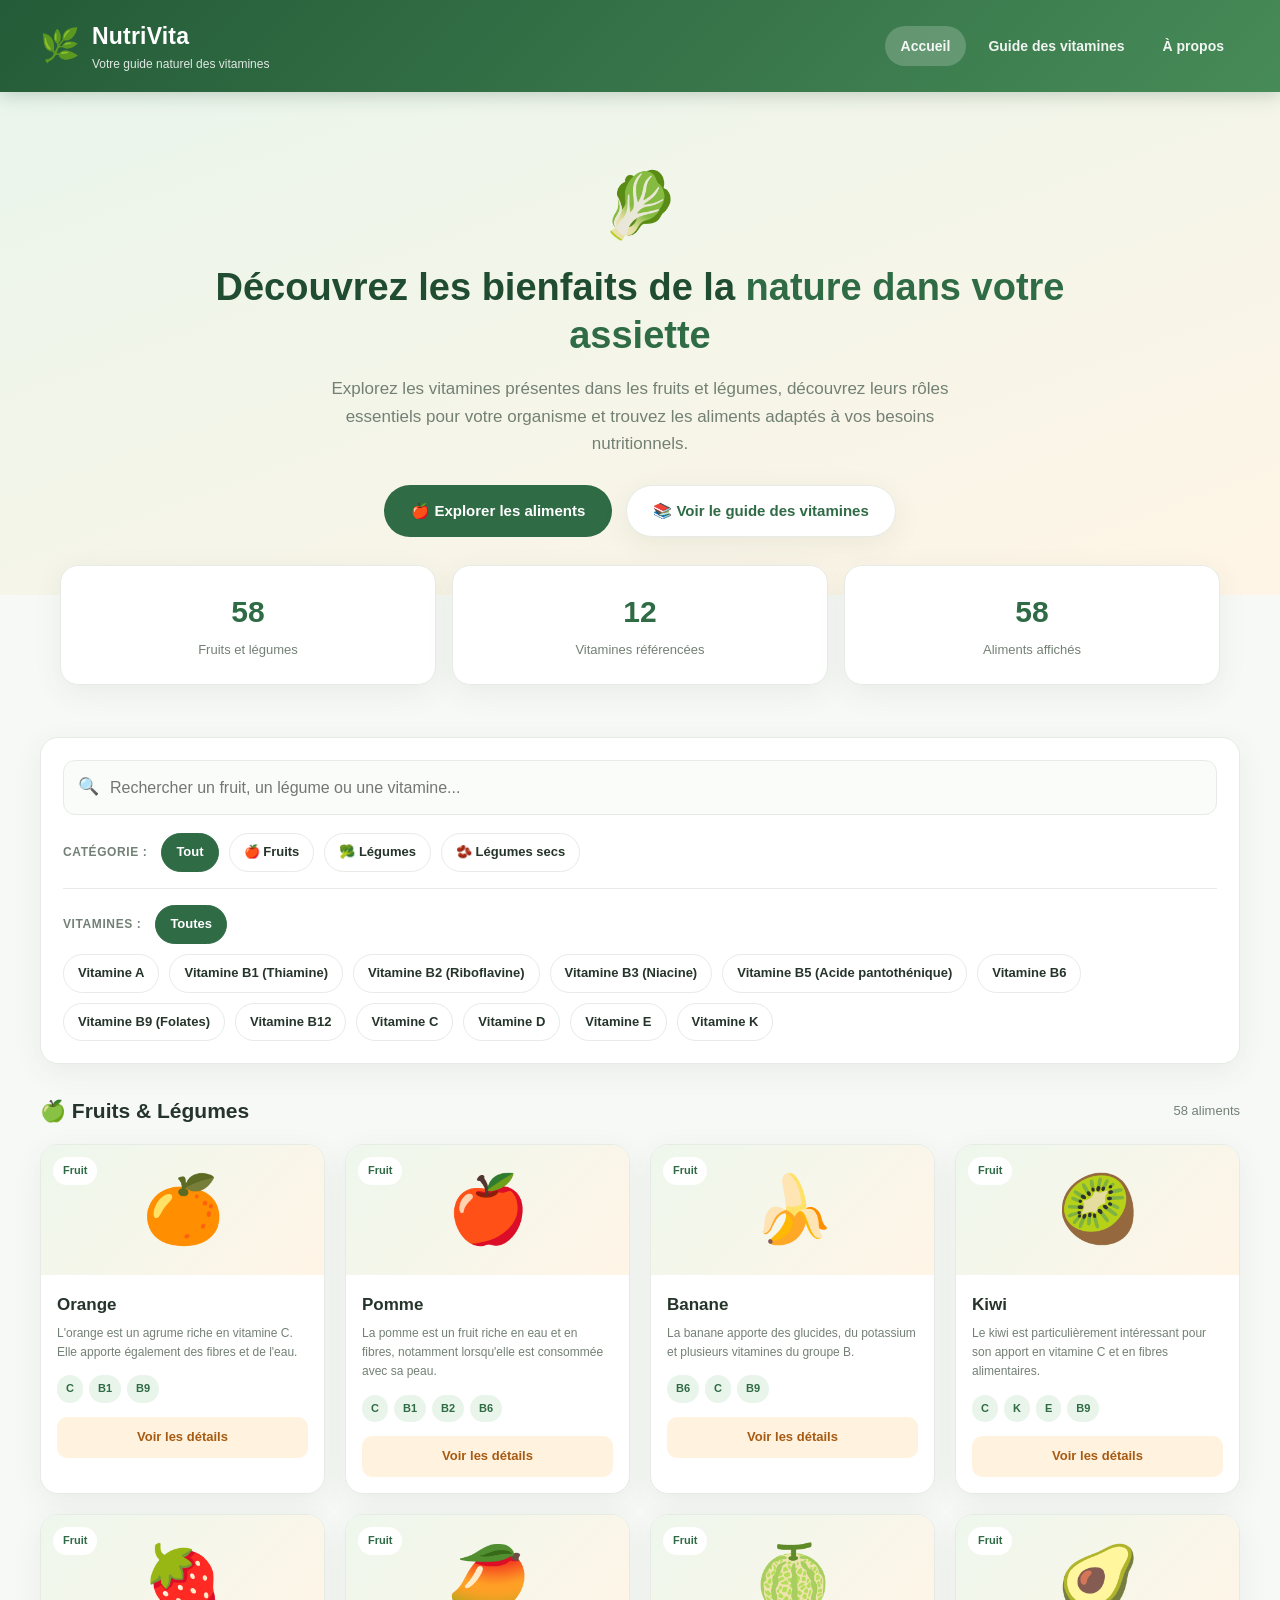
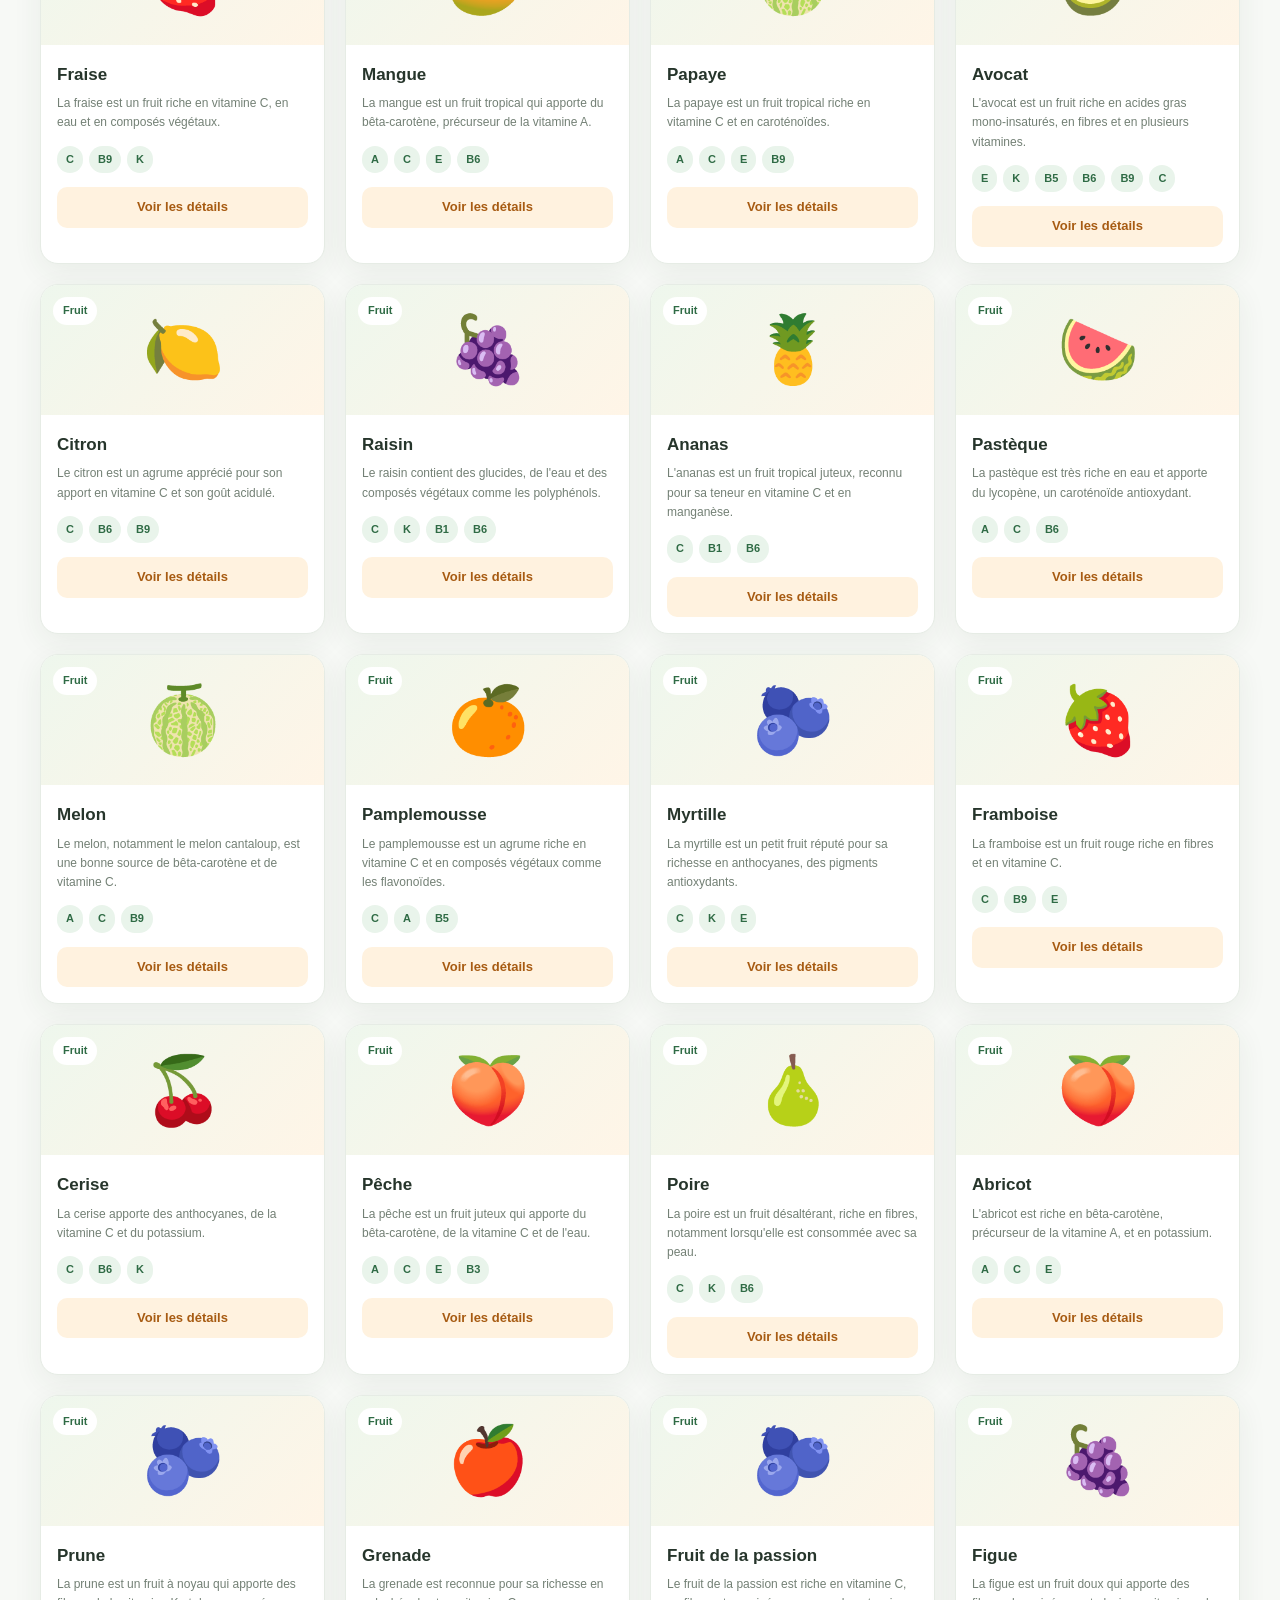
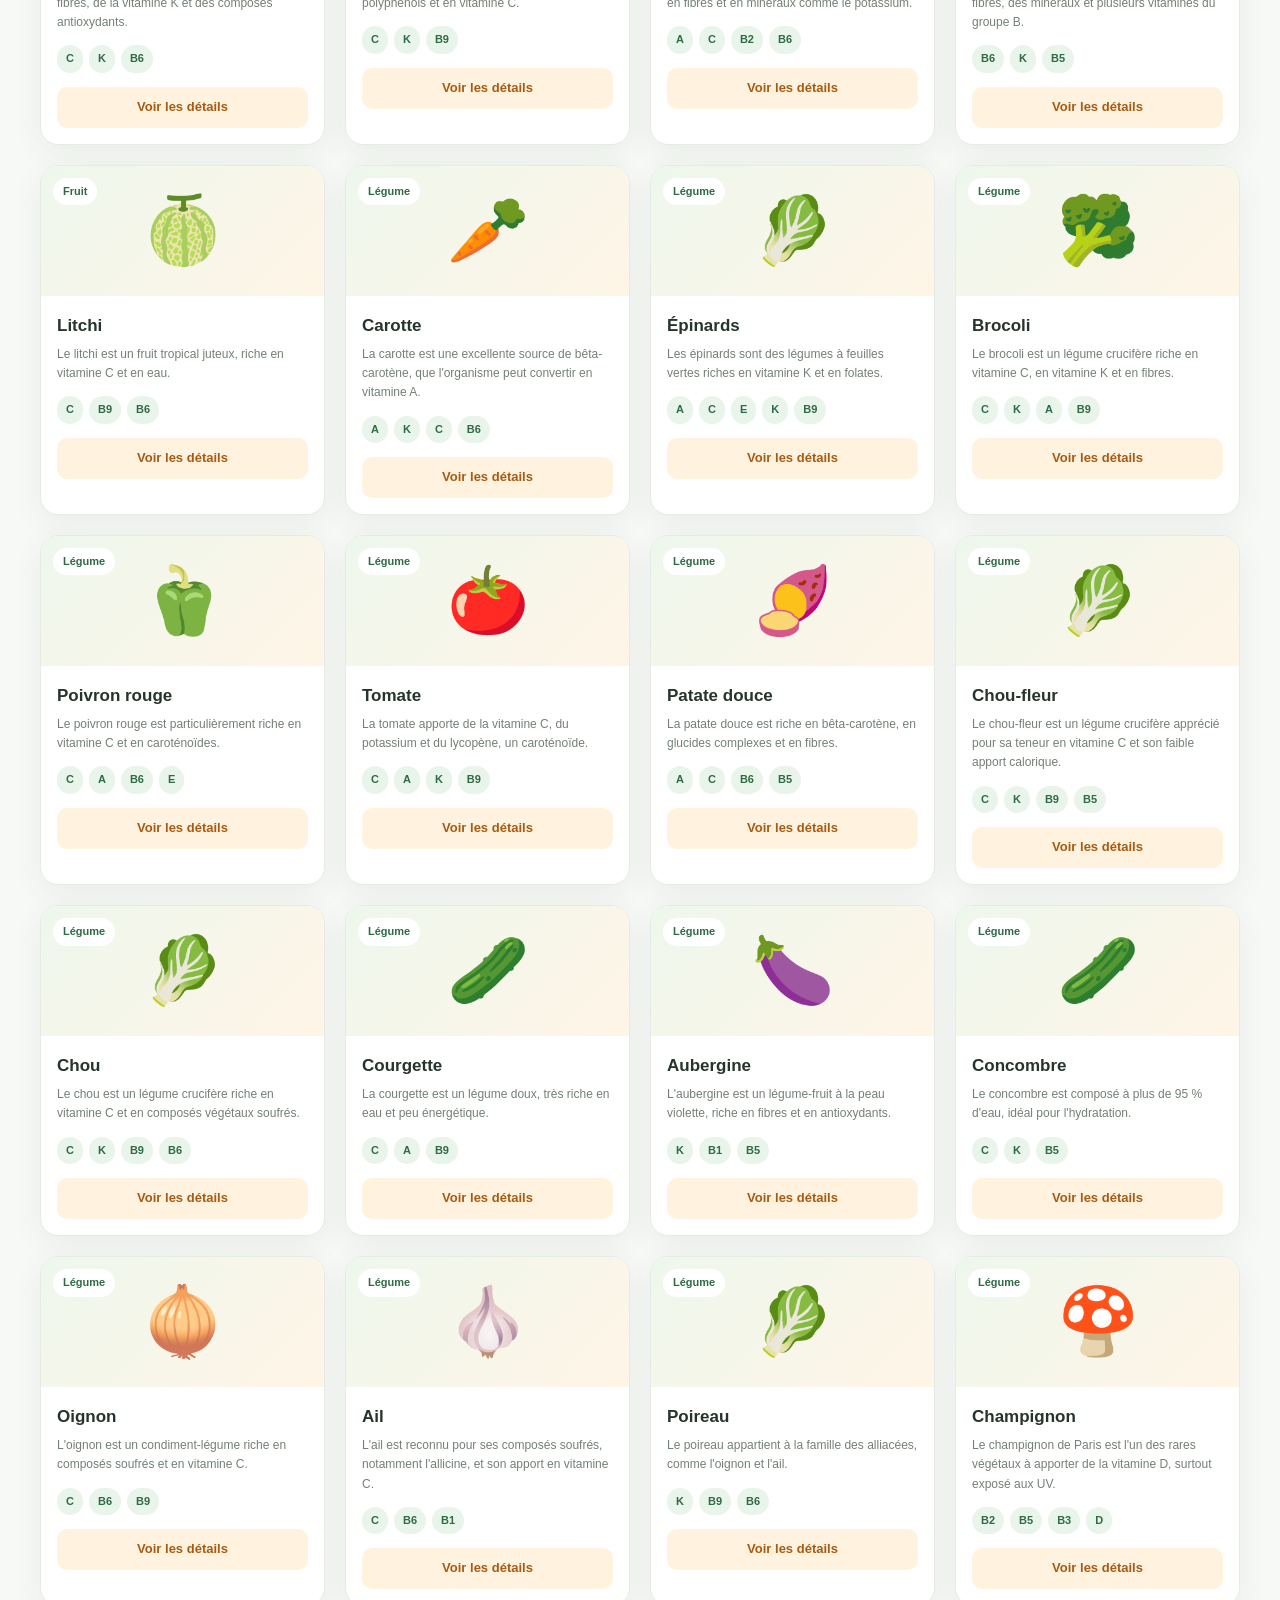
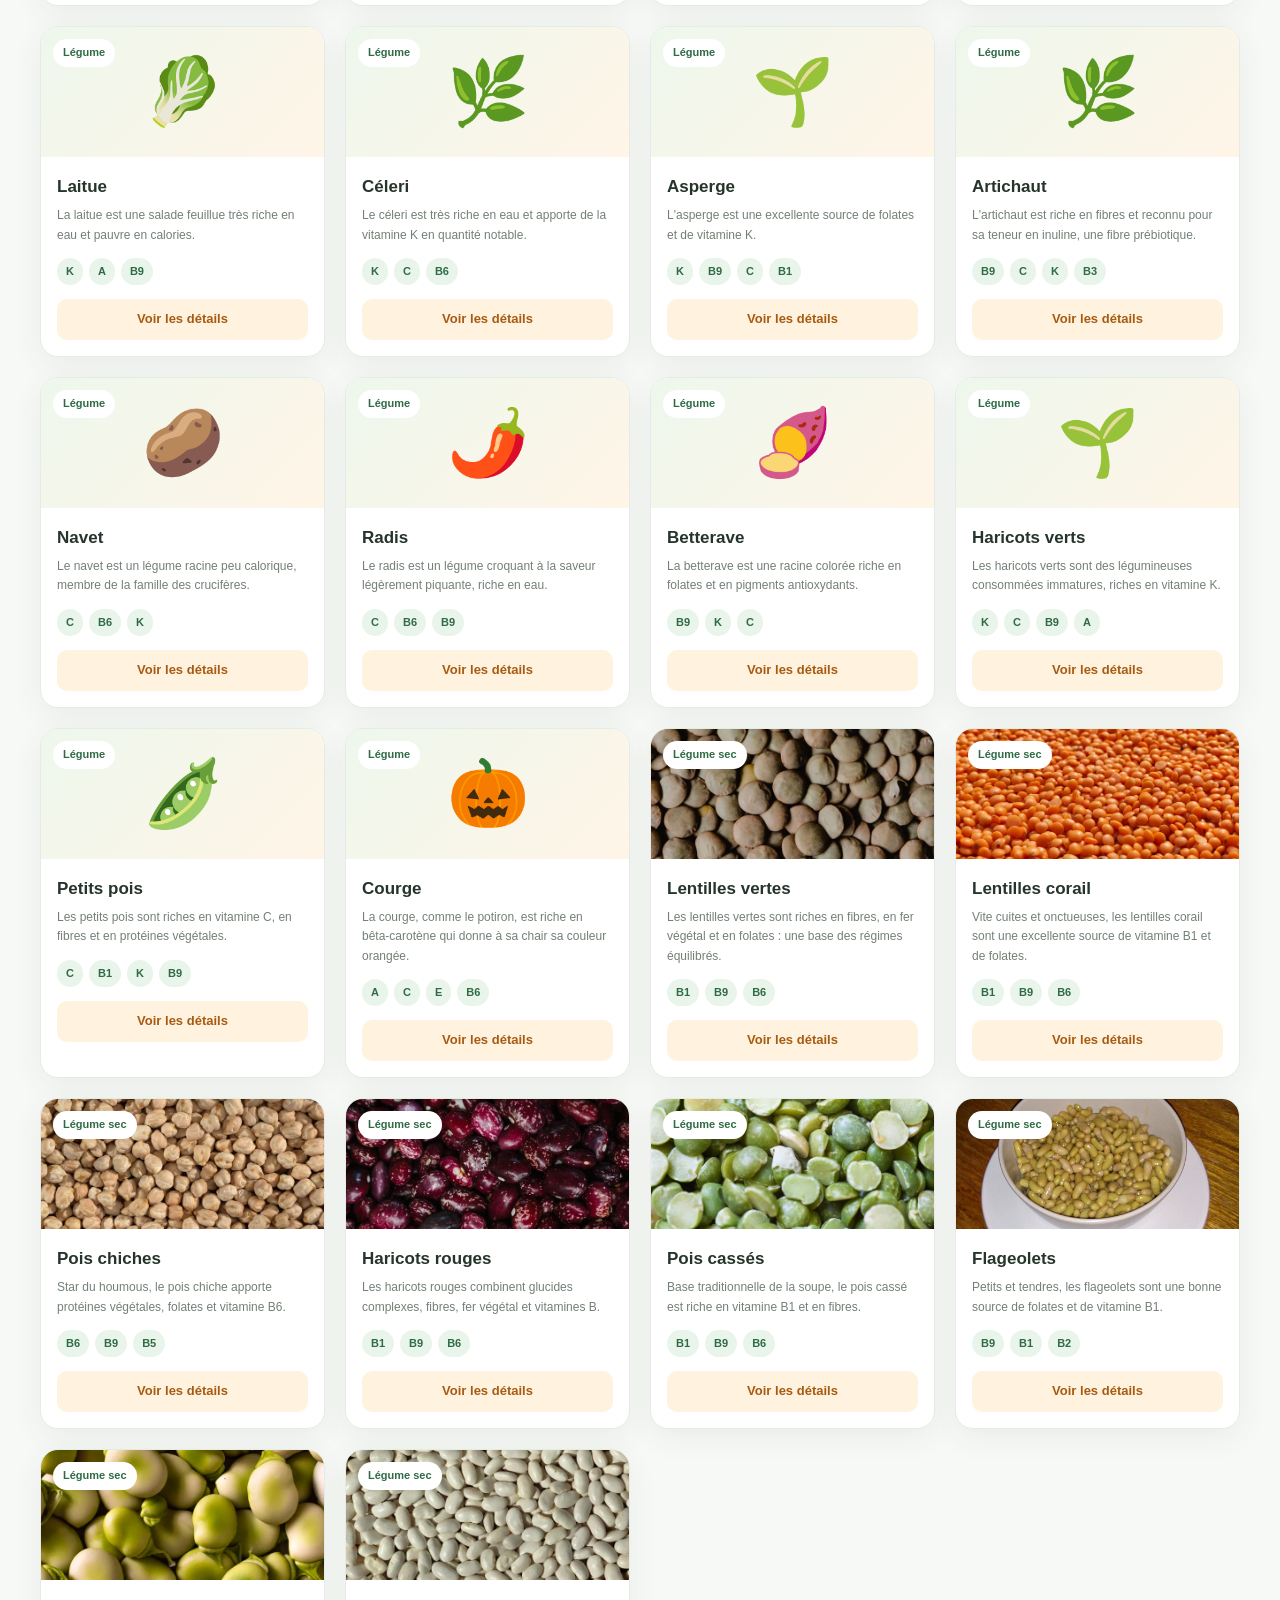
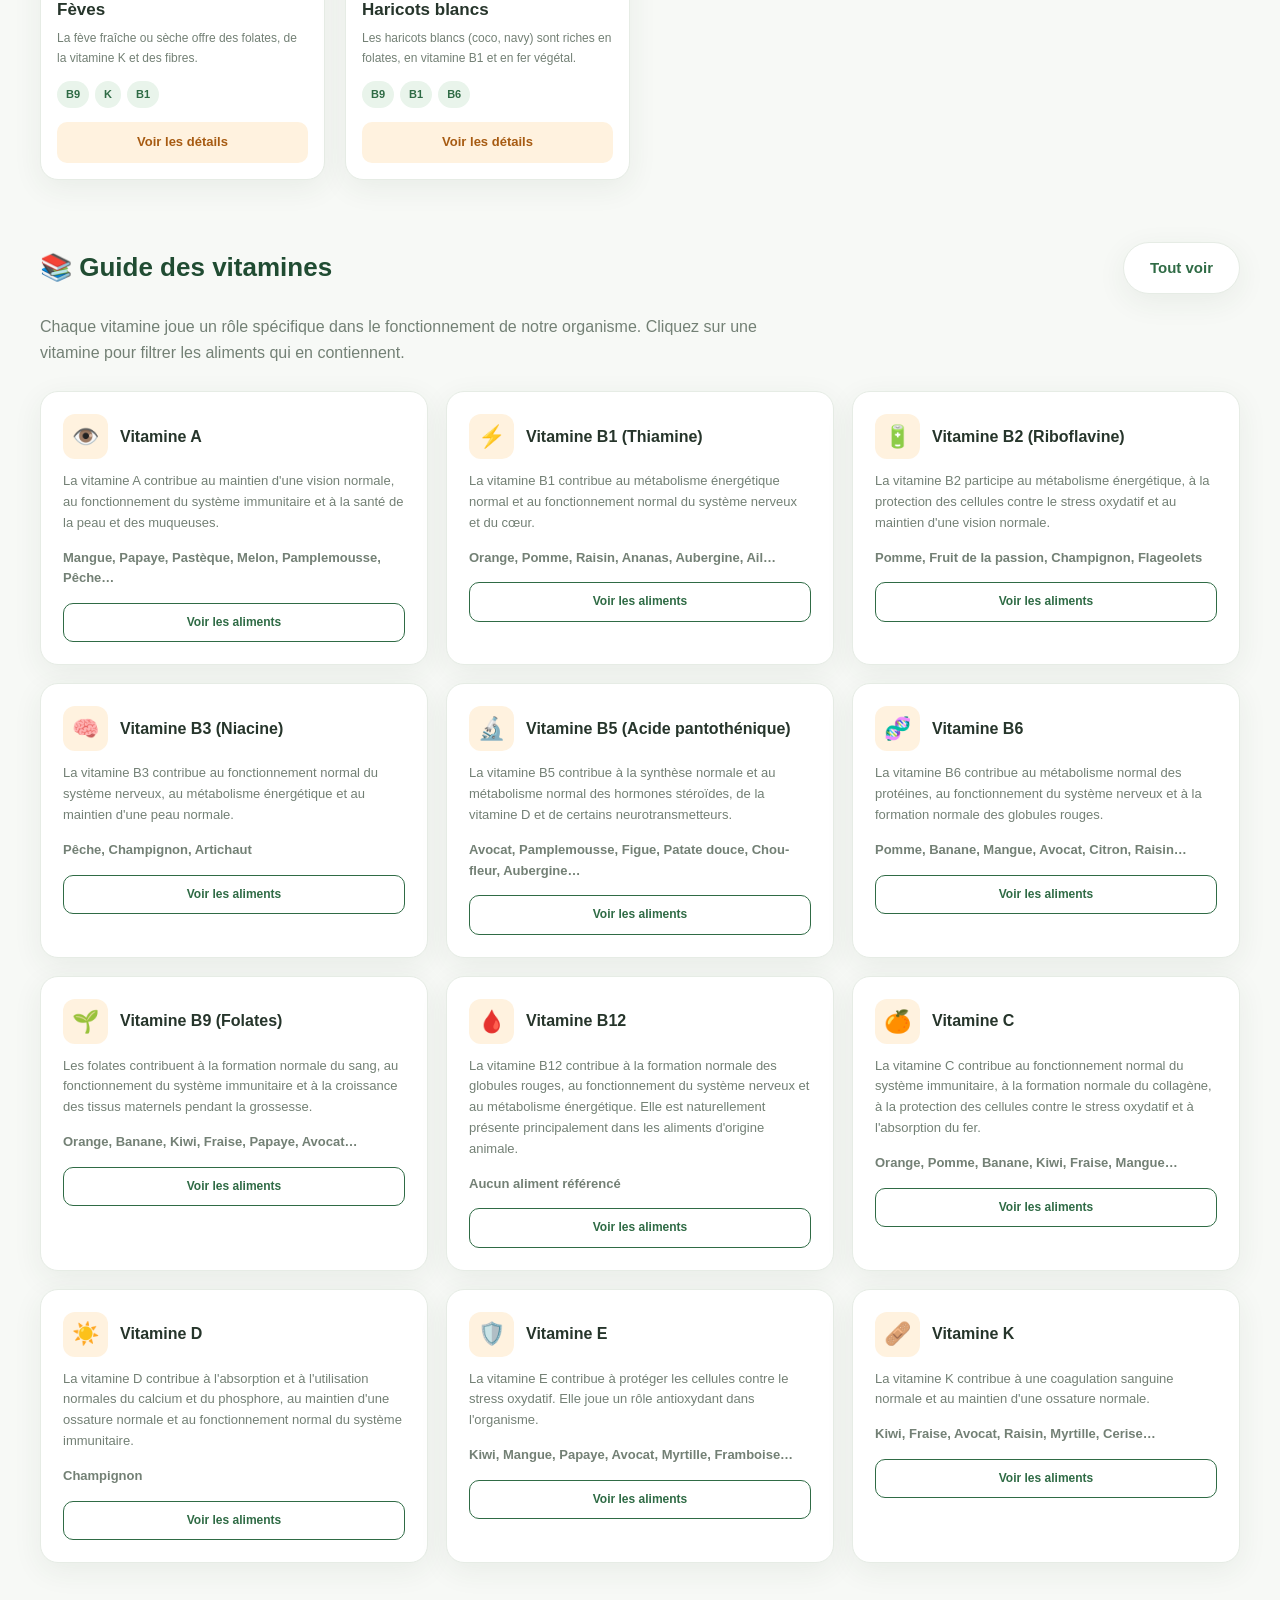
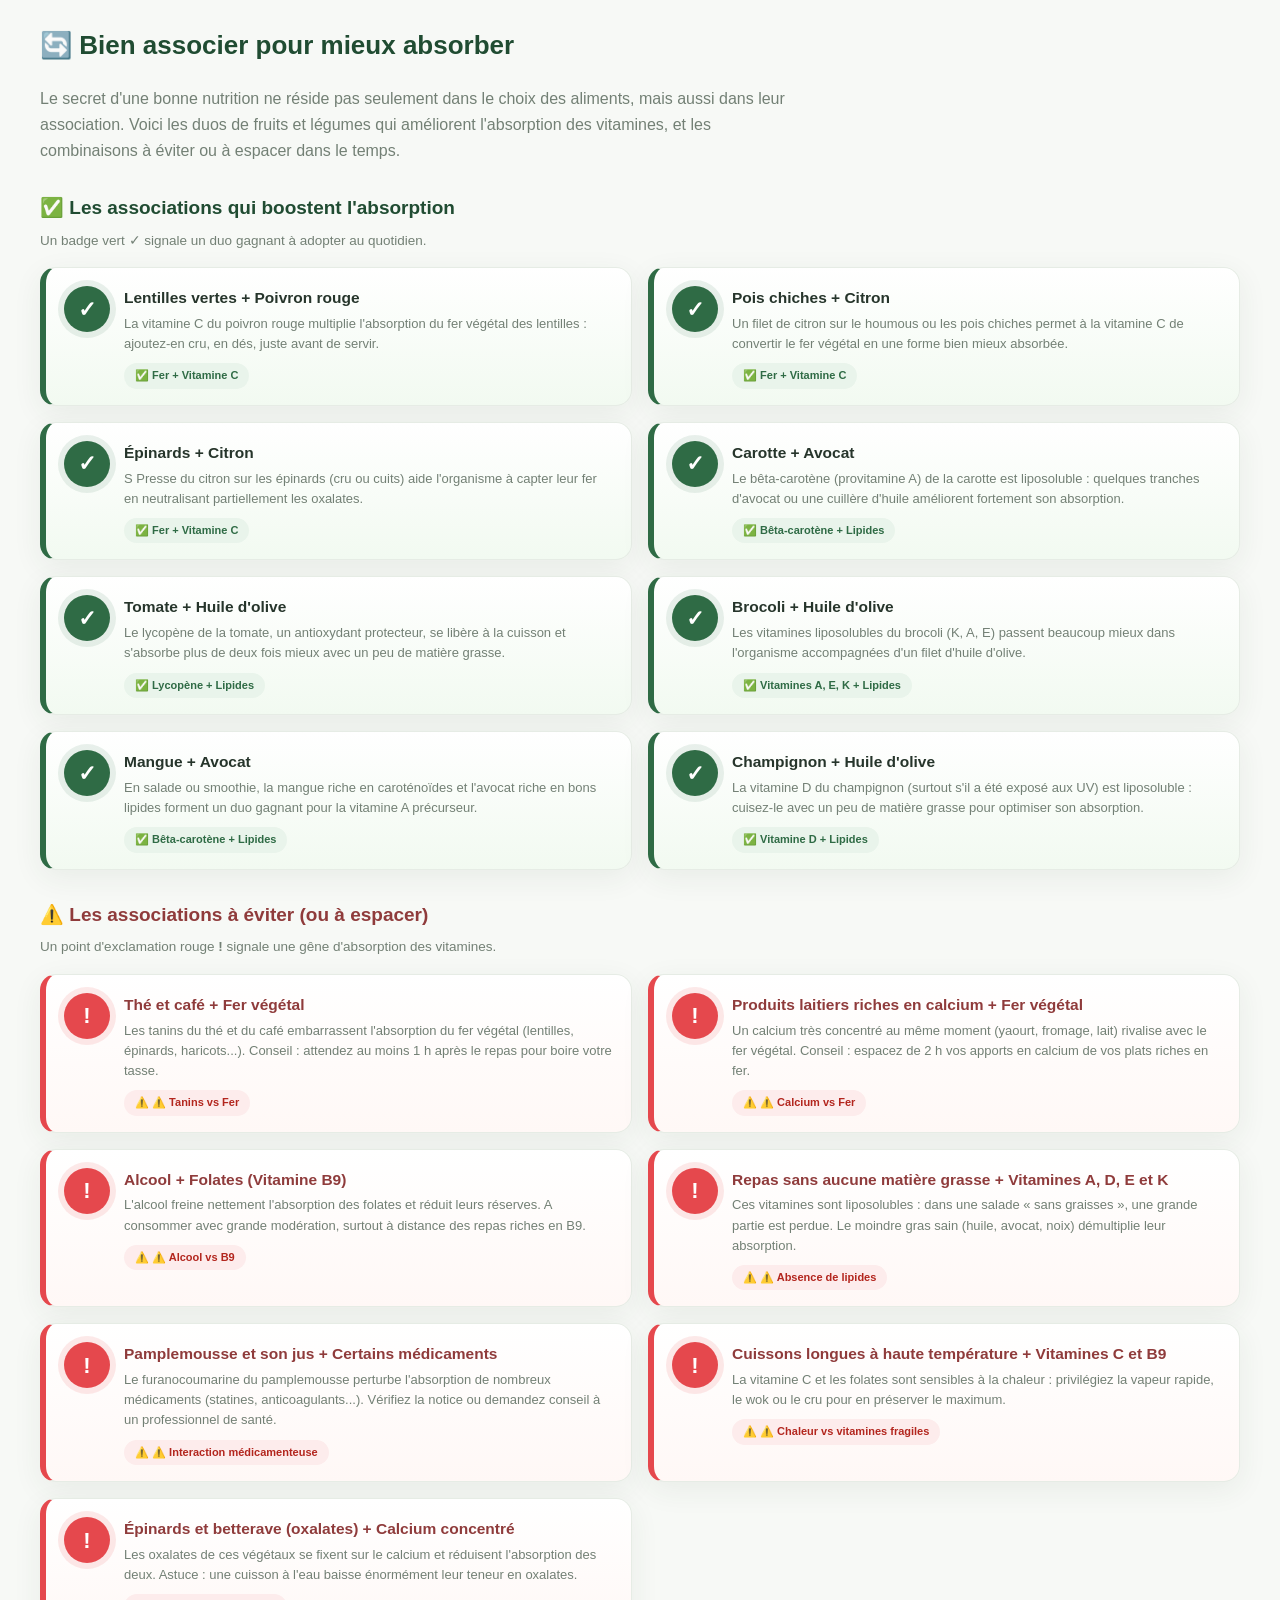
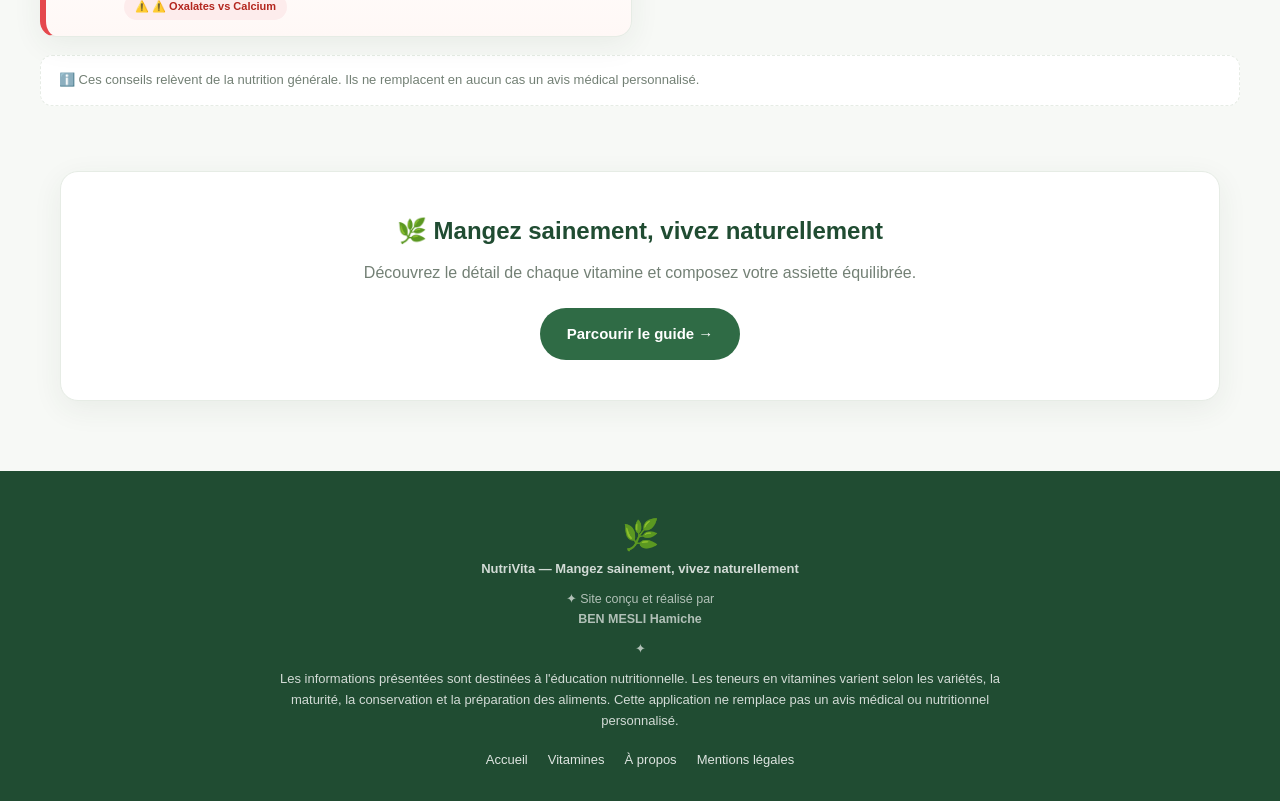
<file: index.html>
﻿<!DOCTYPE html>
<html lang="fr">

<head>
    <meta charset="UTF-8">
    <meta name="viewport" content="width=device-width, initial-scale=1.0">

    <title>NutriVita — Guide des vitamines des fruits et légumes</title>

    <meta name="description"
          content="NutriVita : découvrez les vitamines de 50 fruits et légumes, leurs bienfaits nutritionnels et les aliments adaptés à vos besoins. Guide 100 % gratuit.">

    <link rel="canonical" href="https://hamiche0808.github.io/nutrivita/">

    <!-- Open Graph (partage réseaux sociaux) -->
    <meta property="og:type" content="website">
    <meta property="og:site_name" content="NutriVita">
    <meta property="og:title" content="NutriVita — Guide des vitamines des fruits et légumes">
    <meta property="og:description"
          content="50 aliments, 12 vitamines : explorez les bienfaits nutritionnels des fruits et légumes.">
    <meta property="og:image" content="https://hamiche0808.github.io/nutrivita/assets/og-image.jpg">
    <meta property="og:image:width" content="1200">
    <meta property="og:image:height" content="630">
    <meta property="og:url" content="https://hamiche0808.github.io/nutrivita/">
    <meta property="og:locale" content="fr_FR">

    <!-- Twitter Card -->
    <meta name="twitter:card" content="summary_large_image">
    <meta name="twitter:title" content="NutriVita — Guide des vitamines des fruits et légumes">
    <meta name="twitter:description"
          content="50 aliments, 12 vitamines : explorez les bienfaits nutritionnels des fruits et légumes.">
    <meta name="twitter:image" content="https://hamiche0808.github.io/nutrivita/assets/og-image.jpg">

    <!-- Favicon -->
    <link rel="icon" type="image/svg+xml" href="assets/favicon.svg">
    <link rel="apple-touch-icon" href="assets/favicon.svg">
    <meta name="theme-color" content="#2f6b45">

    <!-- Styles et scripts -->
    <link rel="stylesheet" href="css/style.css?v=1.1.4">
    <link rel="stylesheet" href="css/associations.css?v=1.1.4">
    <script src="js/data.js?v=1.1.4"></script>
    <script src="js/data-legumes-secs.js?v=1.1.4"></script>
    <script src="js/associations.js?v=1.1.4"></script>
    <script src="js/main.js?v=1.1.4" defer></script>

    <!-- Données structurées (SEO) -->
    <script type="application/ld+json">
    {
      "@context": "https://schema.org",
      "@type": "WebSite",
      "name": "NutriVita",
      "description": "Guide éducatif des vitamines des fruits et légumes",
      "inLanguage": "fr-FR",
      "url": "https://hamiche0808.github.io/nutrivita/"
    }
    </script>
</head>

<body>

    <!-- NAVIGATION -->

    <header class="site-header">

        <div class="nav-content">

            <a class="brand" href="index.html">

                <span class="brand-icon">🌿</span>

                <div>

                    <h1>NutriVita</h1>

                    <p>Votre guide naturel des vitamines</p>

                </div>

            </a>

            <nav class="site-nav" aria-label="Navigation principale">

                <a class="current" href="index.html">Accueil</a>

                <a href="vitamines.html">Guide des vitamines</a>

                <a href="a-propos.html">À propos</a>

            </nav>

        </div>

    </header>


    <!-- HERO -->

    <section class="hero">

        <div class="container">

            <span class="hero-emoji">🥬</span>

            <h2>
                Découvrez les bienfaits de la
                <span class="highlight">
                    nature dans votre assiette
                </span>
            </h2>

            <p>
                Explorez les vitamines présentes dans les fruits et légumes,
                découvrez leurs rôles essentiels pour votre organisme
                et trouvez les aliments adaptés à vos besoins nutritionnels.
            </p>

            <div class="hero-actions">

                <a class="btn btn-primary" href="#explorer">
                    🍎 Explorer les aliments
                </a>

                <a class="btn btn-secondary" href="vitamines.html">
                    📚 Voir le guide des vitamines
                </a>

            </div>

        </div>

    </section>


    <!-- STATISTIQUES -->

    <section class="stats">

        <div class="stat-card">

            <strong id="totalFoods">58</strong>

            <span>Fruits et légumes</span>

        </div>

        <div class="stat-card">

            <strong id="totalVitamins">12</strong>

            <span>Vitamines référencées</span>

        </div>

        <div class="stat-card">

            <strong id="totalResults">58</strong>

            <span>Aliments affichés</span>

        </div>

    </section>


    <main>

        <!-- EXPLORATION -->

        <section class="section container" id="explorer">

            <!-- RECHERCHE -->

            <div class="filters">

                <div class="search-box">

                    <span class="search-icon">🔍</span>

                    <input
                        type="search"
                        id="searchInput"
                        placeholder="Rechercher un fruit, un légume ou une vitamine..."
                        aria-label="Rechercher un aliment ou une vitamine"
                    >

                </div>


                <div class="filter-row">

                    <span class="filter-label">
                        CATÉGORIE :
                    </span>

                    <button class="filter-btn active" data-category="Tous">
                        Tout
                    </button>

                    <button class="filter-btn" data-category="Fruit">
                        🍎 Fruits
                    </button>

                    <button class="filter-btn" data-category="Légume">
                        🥦 Légumes
                    </button>

                    <button class="filter-btn" data-category="Légume sec">
                        🫘 Légumes secs
                    </button>

                </div>


                <div class="filter-row vitamin-filters">

                    <span class="filter-label">
                        VITAMINES :
                    </span>

                    <button class="filter-btn active" data-vitamin="Toutes">
                        Toutes
                    </button>

                    <div id="vitaminFilterButtons" class="filter-row"></div>

                </div>

            </div>


            <!-- LISTE DES ALIMENTS -->

            <div class="results-bar">

                <h2>🍏 Fruits &amp; Légumes</h2>

                <span class="result-count" id="resultCount">58 aliments</span>

            </div>


            <div class="food-grid" id="foodGrid"></div>


            <div class="empty-state" id="emptyState">

                <div class="emoji">🥕</div>

                <h3>Aucun aliment trouvé</h3>

                <p>
                    Essaie une autre recherche ou modifie tes filtres.
                </p>

            </div>

        </section>


        <!-- GUIDE DES VITAMINES (extrait) -->

        <section class="section container">

            <div class="section-heading">

                <h2>📚 Guide des vitamines</h2>

                <a class="btn btn-secondary" href="vitamines.html">
                    Tout voir
                </a>

            </div>

            <p class="section-sub">
                Chaque vitamine joue un rôle spécifique dans le fonctionnement
                de notre organisme. Cliquez sur une vitamine pour filtrer
                les aliments qui en contiennent.
            </p>

            <div class="vitamin-grid" id="vitaminGrid"></div>

        </section>


                <!-- GUIDE DES ASSOCIATIONS -->

        <section
            class="section container"
            id="associations"
        >

            <div class="section-heading">

                <h2>🔄 Bien associer pour mieux absorber</h2>

            </div>

            <p class="section-sub assoc-intro">
                Le secret d'une bonne nutrition ne réside pas seulement
                dans le choix des aliments, mais aussi dans leur
                association. Voici les duos de fruits et légumes qui
                améliorent l'absorption des vitamines, et les combinaisons
                à éviter ou à espacer dans le temps.
            </p>


            <div class="assoc-block-title">

                <h3>✅ Les associations qui boostent l'absorption</h3>

            </div>

            <p class="assoc-block-sub">
                Un badge vert ✓ signale un duo gagnant à adopter au
                quotidien.
            </p>

            <div class="assoc-grid" id="assocGoodGrid"></div>


            <div class="assoc-block-title warn">

                <h3>⚠️ Les associations à éviter (ou à espacer)</h3>

            </div>

            <p class="assoc-block-sub">
                Un point d'exclamation rouge <strong>!</strong> signale
                une gêne d'absorption des vitamines.
            </p>

            <div class="assoc-grid" id="assocWarnGrid"></div>


            <div class="assoc-legend">
                ℹ️ Ces conseils relèvent de la nutrition générale.
                Ils ne remplacent en aucun cas un avis médical
                personnalisé.
            </div>

        </section>


        <!-- CTA -->

        <section class="container">

            <div class="cta-band">

                <h2>🌿 Mangez sainement, vivez naturellement</h2>

                <p>
                    Découvrez le détail de chaque vitamine et composez
                    votre assiette équilibrée.
                </p>

                <a class="btn btn-primary" href="vitamines.html">
                    Parcourir le guide →
                </a>

            </div>

        </section>

    </main>


    <!-- FOOTER -->

    <footer class="site-footer">

        <span class="brand-icon">🌿</span>

        <p>
            <strong>
                NutriVita — Mangez sainement, vivez naturellement
            </strong>
        </p>

        <p style="opacity: 0.65; font-size: 12.5px; margin-bottom: 10px;">
            ✦ Site conçu et réalisé par
            <strong style="opacity: 1;">BEN MESLI Hamiche</strong> ✦
        </p>

        <p>
            Les informations présentées sont destinées à l'éducation
            nutritionnelle. Les teneurs en vitamines varient selon
            les variétés, la maturité, la conservation et la préparation
            des aliments. Cette application ne remplace pas un avis
            médical ou nutritionnel personnalisé.
        </p>

        <nav class="footer-nav">

            <a href="index.html">Accueil</a>

            <a href="vitamines.html">Vitamines</a>

            <a href="a-propos.html">À propos</a>

            <a href="mentions-legales.html">Mentions légales</a>

        </nav>

    </footer>


    <!-- MODALE -->

    <div
        class="modal"
        id="foodModal"
        role="dialog"
        aria-modal="true"
        aria-labelledby="modalTitle"
    >

        <div class="modal-content">

            <button
                class="modal-close"
                id="modalClose"
                aria-label="Fermer"
            >
                ×
            </button>

            <div class="modal-header">

                <span class="modal-emoji" id="modalEmoji">🍎</span>

                <h2 id="modalTitle">Aliment</h2>

            </div>

            <div class="modal-body">

                <h3>🌱 Présentation</h3>

                <p id="modalDescription"></p>


                <h3>💚 Bienfaits nutritionnels</h3>

                <ul class="benefit-list" id="modalBenefits"></ul>


                <h3 style="margin-top: 25px;">
                    💊 Vitamines principales
                </h3>

                <div class="modal-vitamin-tags" id="modalVitamins"></div>

                <div class="modal-associations" id="modalAssociations" style="display: none;"></div>

            </div>

        </div>

    </div>

</body>

</html>
</file>
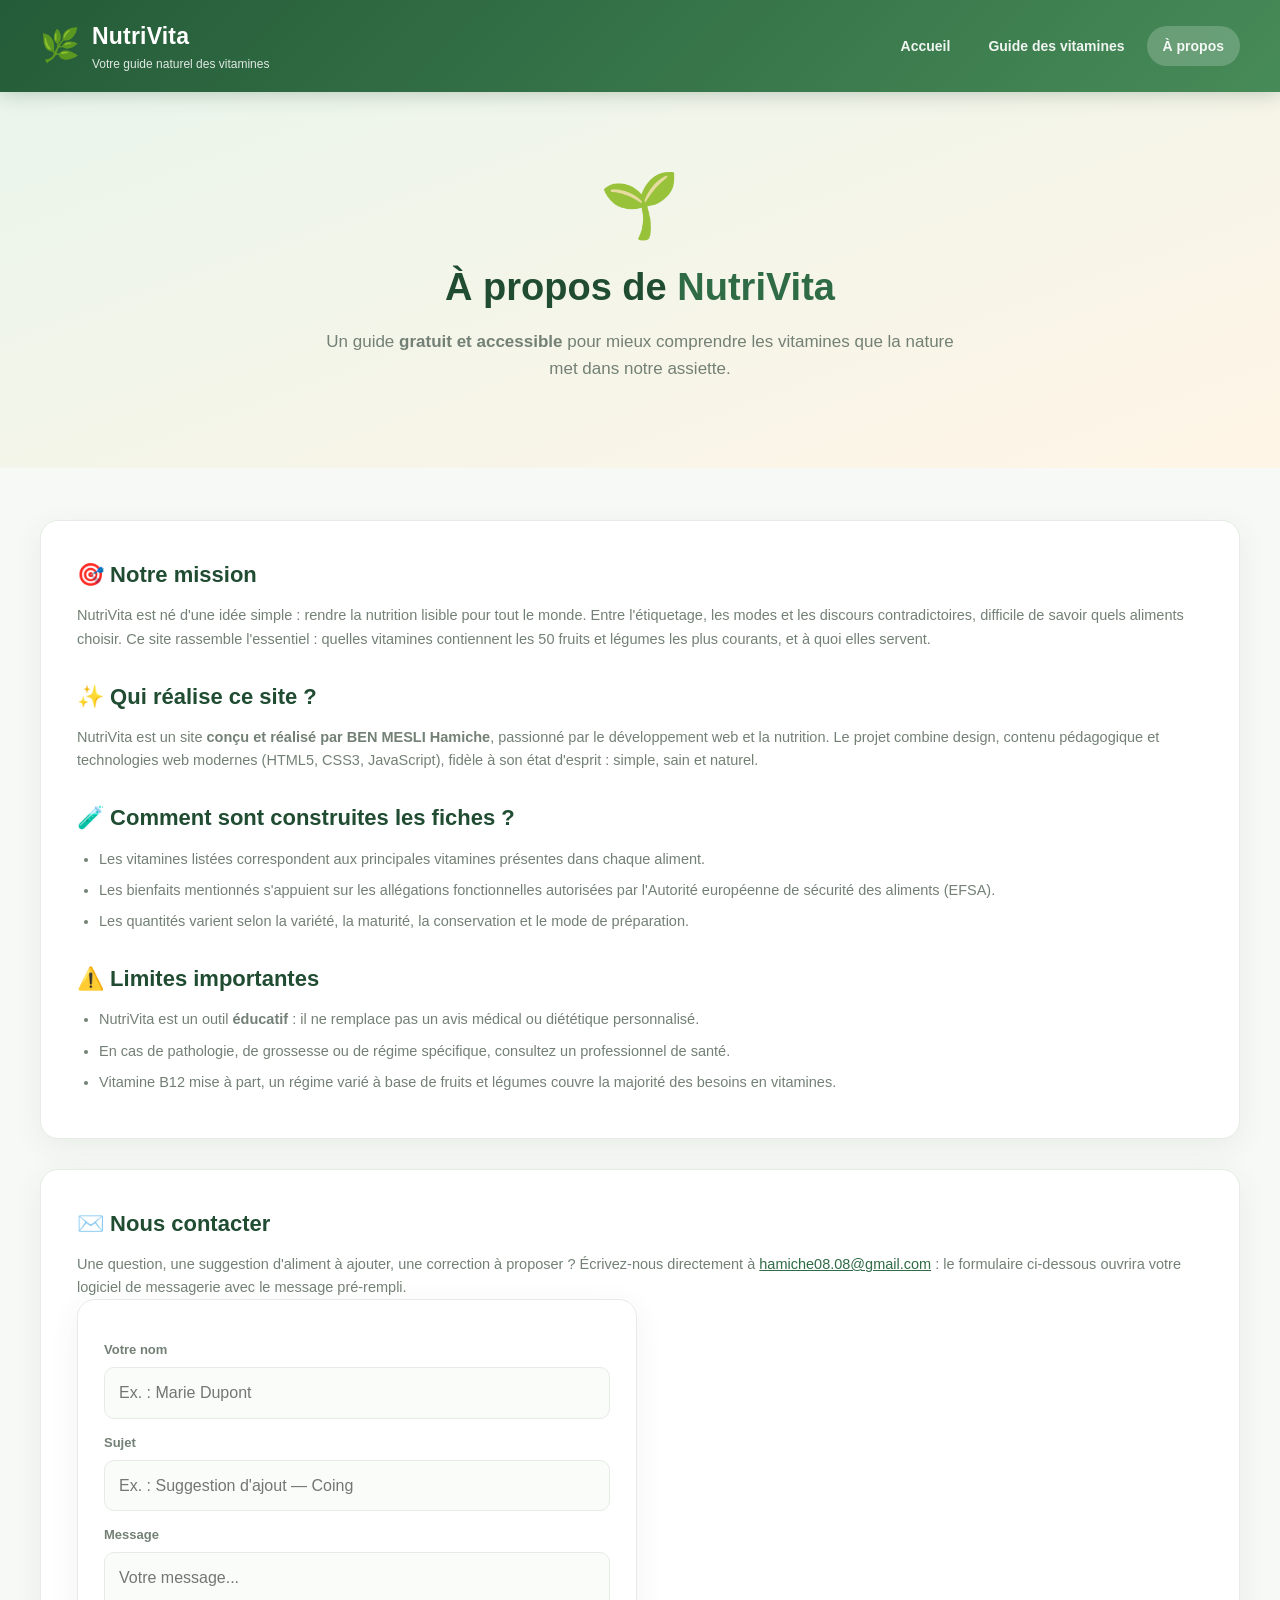
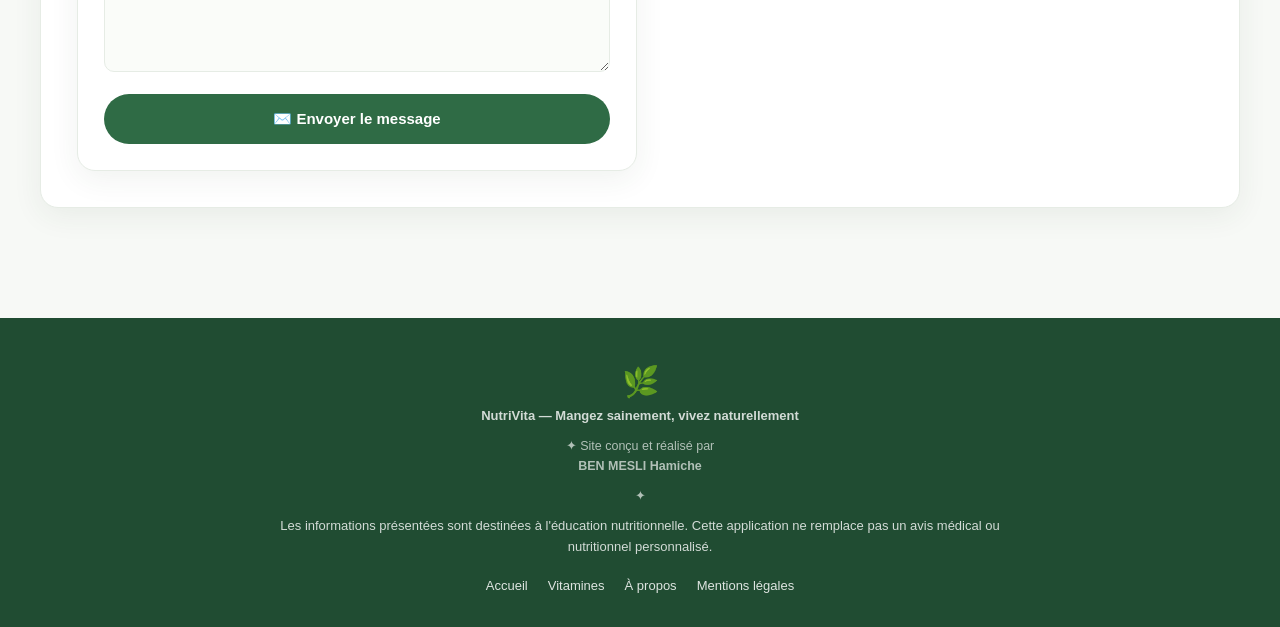
<file: a-propos.html>
﻿<!DOCTYPE html>
<html lang="fr">

<head>
    <meta charset="UTF-8">
    <meta name="viewport" content="width=device-width, initial-scale=1.0">

    <title>À propos & Contact — NutriVita</title>

    <meta name="description"
          content="Découvrez NutriVita : un projet éducatif sur les vitamines des fruits et légumes. Contactez-nous pour vos questions et suggestions.">

    <link rel="canonical" href="https://hamiche0808.github.io/nutrivita/a-propos.html">

    <meta property="og:type" content="website">
    <meta property="og:site_name" content="NutriVita">
    <meta property="og:title" content="À propos & Contact — NutriVita">
    <meta property="og:description"
          content="Un projet éducatif sur les vitamines des fruits et légumes.">
    <meta property="og:image" content="https://hamiche0808.github.io/nutrivita/assets/og-image.jpg">
    <meta property="og:url" content="https://hamiche0808.github.io/nutrivita/a-propos.html">
    <meta property="og:locale" content="fr_FR">

    <link rel="icon" type="image/svg+xml" href="assets/favicon.svg">
    <meta name="theme-color" content="#2f6b45">

    <link rel="stylesheet" href="css/style.css?v=1.1.4">
    <script src="js/data.js?v=1.1.4"></script>
    <script src="js/main.js?v=1.1.4" defer></script>
</head>

<body>

    <!-- NAVIGATION -->

    <header class="site-header">

        <div class="nav-content">

            <a class="brand" href="index.html">

                <span class="brand-icon">🌿</span>

                <div>

                    <h1>NutriVita</h1>

                    <p>Votre guide naturel des vitamines</p>

                </div>

            </a>

            <nav class="site-nav" aria-label="Navigation principale">

                <a href="index.html">Accueil</a>

                <a href="vitamines.html">Guide des vitamines</a>

                <a class="current" href="a-propos.html">À propos</a>

            </nav>

        </div>

    </header>


    <!-- HERO -->

    <section class="hero">

        <div class="container">

            <span class="hero-emoji">🌱</span>

            <h2>
                À propos de <span class="highlight">NutriVita</span>
            </h2>

            <p>
                Un guide <strong>gratuit et accessible</strong> pour mieux
                comprendre les vitamines que la nature met dans notre assiette.
            </p>

        </div>

    </section>


    <main class="container section">

        <!-- NOTRE MISSION -->

        <div class="page-content">

            <h2>🎯 Notre mission</h2>

            <p>
                NutriVita est né d'une idée simple : rendre la nutrition
                lisible pour tout le monde. Entre l'étiquetage, les modes et
                les discours contradictoires, difficile de savoir quels
                aliments choisir. Ce site rassemble l'essentiel : quelles
                vitamines contiennent les 50 fruits et légumes les plus
                courants, et à quoi elles servent.
            </p>

            <h2>✨ Qui réalise ce site ?</h2>

            <p>
                NutriVita est un site <strong>conçu et réalisé par
                <strong>BEN MESLI Hamiche</strong></strong>, passionné
                par le développement web et la nutrition.
                Le projet combine design, contenu pédagogique
                et technologies web modernes (HTML5, CSS3, JavaScript),
                fidèle à son état d'esprit : simple, sain et naturel.
            </p>

            <h2>🧪 Comment sont construites les fiches ?</h2>

            <ul>
                <li>
                    Les vitamines listées correspondent aux principales
                    vitamines présentes dans chaque aliment.
                </li>
                <li>
                    Les bienfaits mentionnés s'appuient sur les allégations
                    fonctionnelles autorisées par l'Autorité européenne de
                    sécurité des aliments (EFSA).
                </li>
                <li>
                    Les quantités varient selon la variété, la maturité,
                    la conservation et le mode de préparation.
                </li>
            </ul>

            <h2>⚠️ Limites importantes</h2>

            <ul>
                <li>
                    NutriVita est un outil <strong>éducatif</strong> :
                    il ne remplace pas un avis médical ou diététique
                    personnalisé.
                </li>
                <li>
                    En cas de pathologie, de grossesse ou de régime
                    spécifique, consultez un professionnel de santé.
                </li>
                <li>
                    Vitamine B12 mise à part, un régime varié à base de
                    fruits et légumes couvre la majorité des besoins en
                    vitamines.
                </li>
            </ul>

        </div>


        <!-- CONTACT -->

        <div class="page-content" id="contact">

            <h2>✉️ Nous contacter</h2>

            <p>
                Une question, une suggestion d'aliment à ajouter,
                une correction à proposer ? Écrivez-nous directement à
                <a href="mailto:hamiche08.08@gmail.com">hamiche08.08@gmail.com</a>
                : le formulaire ci-dessous ouvrira votre logiciel de
                messagerie avec le message pré-rempli.
            </p>

            <div class="mailto-form">

                <label for="cName">Votre nom</label>
                <input type="text" id="cName" placeholder="Ex. : Marie Dupont">

                <label for="cSubject">Sujet</label>
                <input
                    type="text"
                    id="cSubject"
                    placeholder="Ex. : Suggestion d'ajout — Coing"
                >

                <label for="cMessage">Message</label>
                <textarea
                    id="cMessage"
                    placeholder="Votre message..."
                ></textarea>

                <p style="margin-top: 14px;">
                    <button
                        class="btn btn-primary"
                        type="button"
                        id="cSend"
                        style="width: 100%; border: none;"
                    >
                        ✉️ Envoyer le message
                    </button>
                </p>

            </div>

        </div>

    </main>


    <!-- FOOTER -->

    <footer class="site-footer">

        <span class="brand-icon">🌿</span>

        <p>
            <strong>
                NutriVita — Mangez sainement, vivez naturellement
            </strong>
        </p>

        <p style="opacity: 0.65; font-size: 12.5px; margin-bottom: 10px;">
            ✦ Site conçu et réalisé par
            <strong style="opacity: 1;">BEN MESLI Hamiche</strong> ✦
        </p>

        <p>
            Les informations présentées sont destinées à l'éducation
            nutritionnelle. Cette application ne remplace pas un avis
            médical ou nutritionnel personnalisé.
        </p>

        <nav class="footer-nav">

            <a href="index.html">Accueil</a>

            <a href="vitamines.html">Vitamines</a>

            <a href="a-propos.html">À propos</a>

            <a href="mentions-legales.html">Mentions légales</a>

        </nav>

    </footer>


    <!-- SCRIPT formulaire mailto (propre à cette page) -->

    <script>
        (function () {
            var btn = document.getElementById("cSend");
            if (!btn) {
                return;
            }

            btn.addEventListener("click", function () {
                var name = document.getElementById("cName").value.trim();
                var subject = document.getElementById("cSubject").value.trim();
                var message = document.getElementById("cMessage").value.trim();

                if (!subject && !message) {
                    alert("Merci de saisir au moins un sujet ou un message.");
                    return;
                }

                var body = "Message envoyé depuis nutrivita : " + "\n\n" +
                    message + "\n\n— " + (name || "Anonyme");

                var url = "mailto:hamiche08.08@gmail.com" +
                    "?subject=" + encodeURIComponent(
                        subject || "Contact NutriVita"
                    ) +
                    "&body=" + encodeURIComponent(body);

                window.location.href = url;
            });
        })();
    </script>

</body>

</html>
</file>
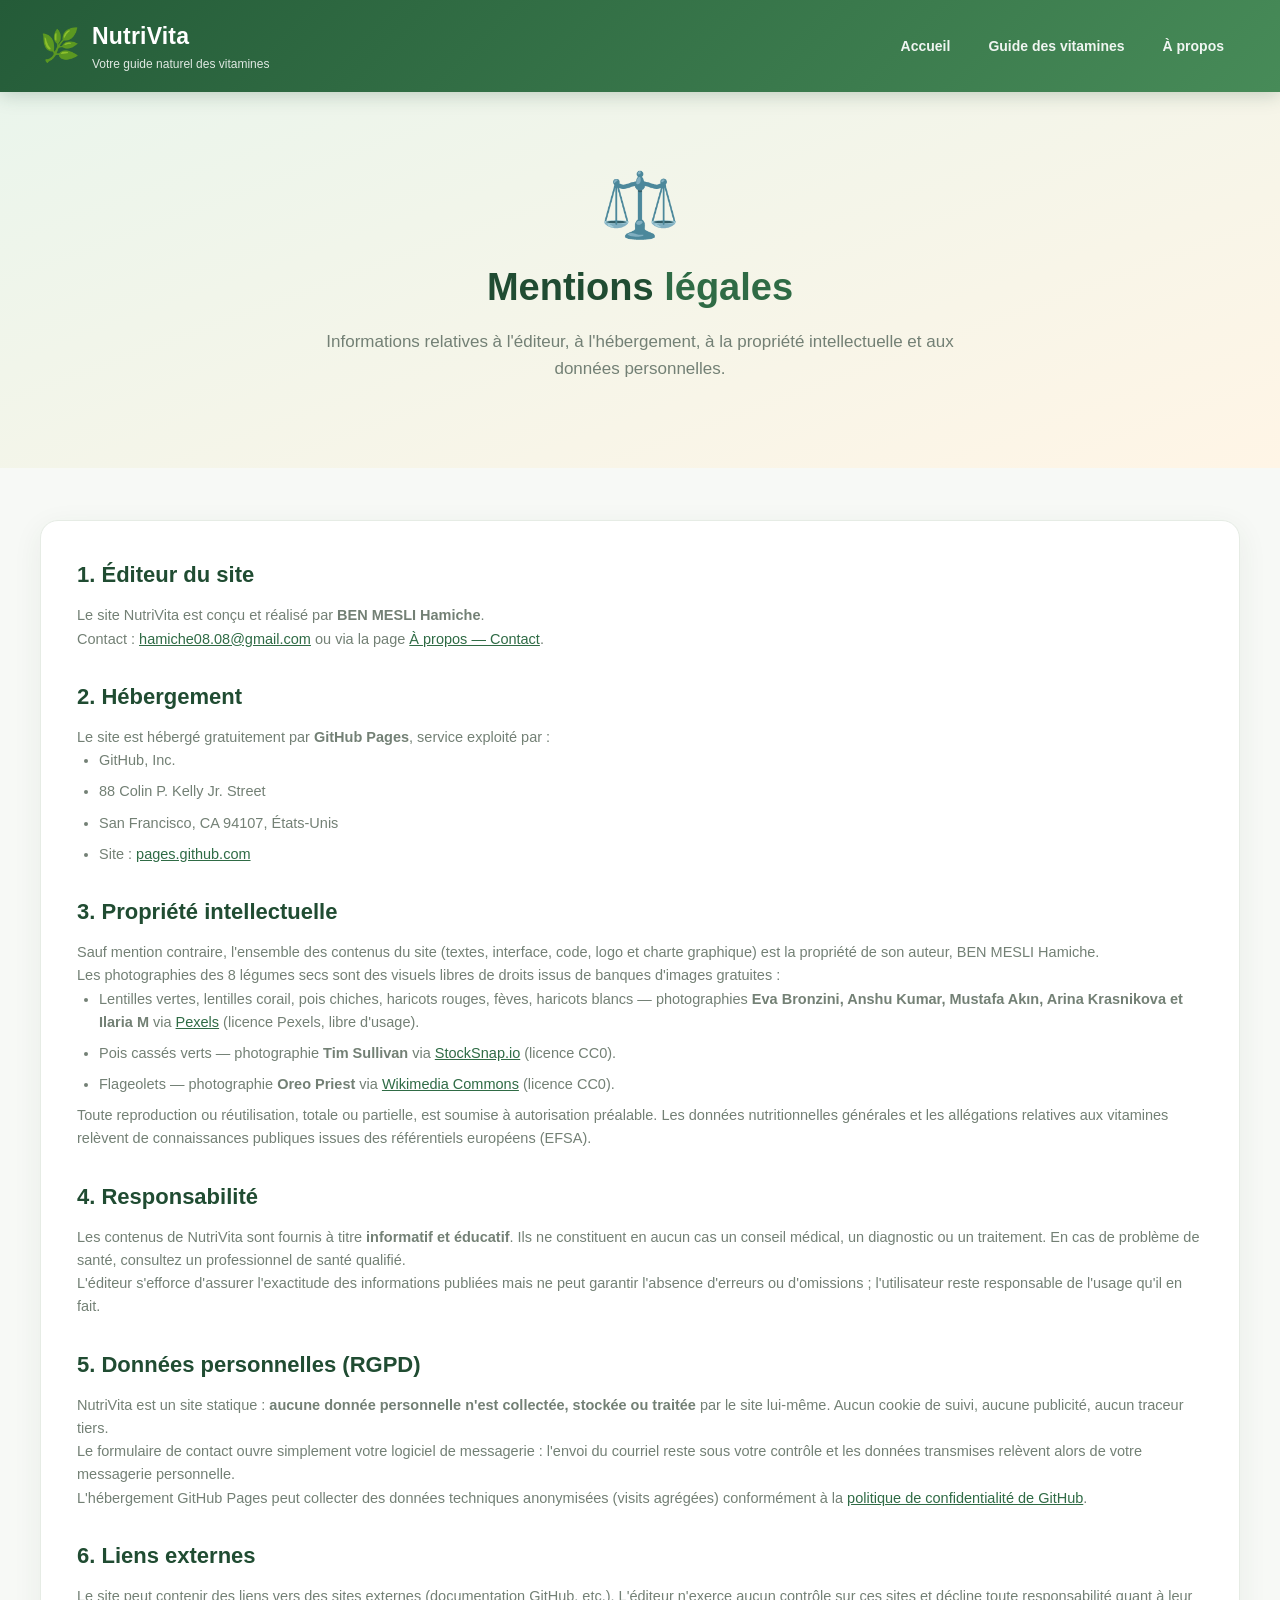
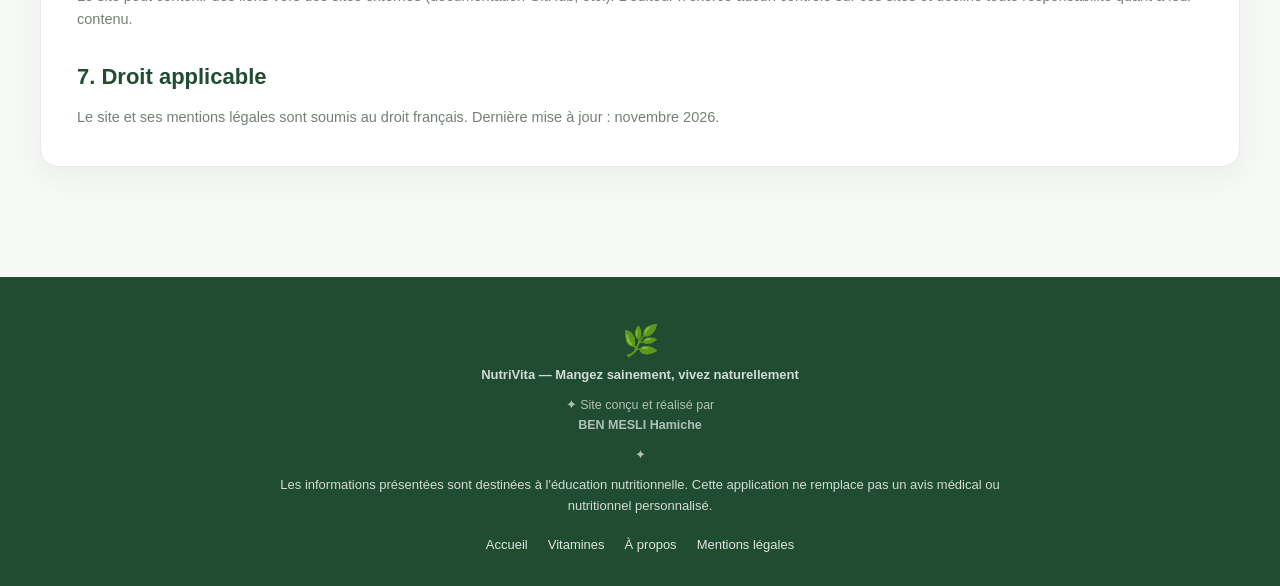
<file: mentions-legales.html>
<!DOCTYPE html>
<html lang="fr">

<head>
    <meta charset="UTF-8">
    <meta name="viewport" content="width=device-width, initial-scale=1.0">

    <title>Mentions légales — NutriVita</title>

    <meta name="description"
          content="Mentions légales du site NutriVita : éditeur, hébergement, propriété intellectuelle et protection des données.">
    <meta name="robots" content="noindex, follow">

    <link rel="canonical" href="https://hamiche0808.github.io/nutrivita/mentions-legales.html">

    <link rel="icon" type="image/svg+xml" href="assets/favicon.svg">
    <meta name="theme-color" content="#2f6b45">

    <link rel="stylesheet" href="css/style.css">
</head>

<body>

    <!-- NAVIGATION -->

    <header class="site-header">

        <div class="nav-content">

            <a class="brand" href="index.html">

                <span class="brand-icon">🌿</span>

                <div>

                    <h1>NutriVita</h1>

                    <p>Votre guide naturel des vitamines</p>

                </div>

            </a>

            <nav class="site-nav" aria-label="Navigation principale">

                <a href="index.html">Accueil</a>

                <a href="vitamines.html">Guide des vitamines</a>

                <a href="a-propos.html">À propos</a>

            </nav>

        </div>

    </header>


    <!-- HERO -->

    <section class="hero">

        <div class="container">

            <span class="hero-emoji">⚖️</span>

            <h2>Mentions <span class="highlight">légales</span></h2>

            <p>
                Informations relatives à l'éditeur, à l'hébergement,
                à la propriété intellectuelle et aux données personnelles.
            </p>

        </div>

    </section>


    <main class="container section">

        <div class="page-content">

            <h2>1. Éditeur du site</h2>

            <p>
                Le site NutriVita est conçu et réalisé par
                <strong>BEN MESLI Hamiche</strong>.
            </p>

            <p>
                Contact :
                <a href="mailto:hamiche08.08@gmail.com">hamiche08.08@gmail.com</a>
                ou via la page
                <a href="a-propos.html#contact">À propos — Contact</a>.
            </p>


            <h2>2. Hébergement</h2>

            <p>
                Le site est hébergé gratuitement par
                <strong>GitHub Pages</strong>, service exploité par :
            </p>

            <ul>
                <li>GitHub, Inc.</li>
                <li>88 Colin P. Kelly Jr. Street</li>
                <li>San Francisco, CA 94107, États-Unis</li>
                <li>Site : <a href="https://pages.github.com">pages.github.com</a></li>
            </ul>


            <h2>3. Propriété intellectuelle</h2>

            <p>
                Sauf mention contraire, l'ensemble des contenus du site
                (textes, interface, code, logo et charte graphique) est la
                propriété de son auteur, BEN MESLI Hamiche.
            </p>

            <p>
                Les photographies des 8 légumes secs sont des visuels libres
                de droits issus de banques d'images gratuites :
            </p>

            <ul>
                <li>
                    Lentilles vertes, lentilles corail, pois chiches, haricots
                    rouges, fèves, haricots blancs — photographies
                    <strong>Eva Bronzini, Anshu Kumar, Mustafa Akın,
                    Arina Krasnikova et Ilaria M</strong>
                    via <a href="https://www.pexels.com">Pexels</a>
                    (licence Pexels, libre d'usage).
                </li>
                <li>
                    Pois cassés verts — photographie <strong>Tim Sullivan</strong>
                    via <a href="https://stocksnap.io">StockSnap.io</a>
                    (licence CC0).
                </li>
                <li>
                    Flageolets — photographie <strong>Oreo Priest</strong> via
                    <a href="https://commons.wikimedia.org/wiki/File:Canned_flageolets.jpg">
                    Wikimedia Commons</a> (licence CC0).
                </li>
            </ul>

            <p>
                Toute reproduction ou réutilisation, totale ou partielle,
                est soumise à autorisation préalable. Les données
                nutritionnelles générales et les allégations relatives aux
                vitamines relèvent de connaissances publiques issues des
                référentiels européens (EFSA).
            </p>


            <h2>4. Responsabilité</h2>

            <p>
                Les contenus de NutriVita sont fournis à titre
                <strong>informatif et éducatif</strong>. Ils ne constituent
                en aucun cas un conseil médical, un diagnostic ou un
                traitement. En cas de problème de santé, consultez un
                professionnel de santé qualifié.
            </p>

            <p>
                L'éditeur s'efforce d'assurer l'exactitude des informations
                publiées mais ne peut garantir l'absence d'erreurs ou
                d'omissions ; l'utilisateur reste responsable de l'usage
                qu'il en fait.
            </p>


            <h2>5. Données personnelles (RGPD)</h2>

            <p>
                NutriVita est un site statique : <strong>aucune donnée
                personnelle n'est collectée, stockée ou traitée</strong> par
                le site lui-même. Aucun cookie de suivi, aucune
                publicité, aucun traceur tiers.
            </p>

            <p>
                Le formulaire de contact ouvre simplement votre logiciel
                de messagerie : l'envoi du courriel reste sous votre
                contrôle et les données transmises relèvent alors de
                votre messagerie personnelle.
            </p>

            <p>
                L'hébergement GitHub Pages peut collecter des données
                techniques anonymisées (visits agrégées) conformément à
                la
                <a href="https://docs.github.com/en/site-policy/privacy-policies/github-privacy-statement">
                politique de confidentialité de GitHub</a>.
            </p>


            <h2>6. Liens externes</h2>

            <p>
                Le site peut contenir des liens vers des sites externes
                (documentation GitHub, etc.). L'éditeur n'exerce aucun
                contrôle sur ces sites et décline toute responsabilité
                quant à leur contenu.
            </p>


            <h2>7. Droit applicable</h2>

            <p>
                Le site et ses mentions légales sont soumis au droit
                français. Dernière mise à jour : novembre 2026.
            </p>

        </div>

    </main>


    <!-- FOOTER -->

    <footer class="site-footer">

        <span class="brand-icon">🌿</span>

        <p>
            <strong>
                NutriVita — Mangez sainement, vivez naturellement
            </strong>
        </p>

        <p style="opacity: 0.65; font-size: 12.5px; margin-bottom: 10px;">
            ✦ Site conçu et réalisé par
            <strong style="opacity: 1;">BEN MESLI Hamiche</strong> ✦
        </p>

        <p>
            Les informations présentées sont destinées à l'éducation
            nutritionnelle. Cette application ne remplace pas un avis
            médical ou nutritionnel personnalisé.
        </p>

        <nav class="footer-nav">

            <a href="index.html">Accueil</a>

            <a href="vitamines.html">Vitamines</a>

            <a href="a-propos.html">À propos</a>

            <a href="mentions-legales.html">Mentions légales</a>

        </nav>

    </footer>

</body>

</html>
</file>
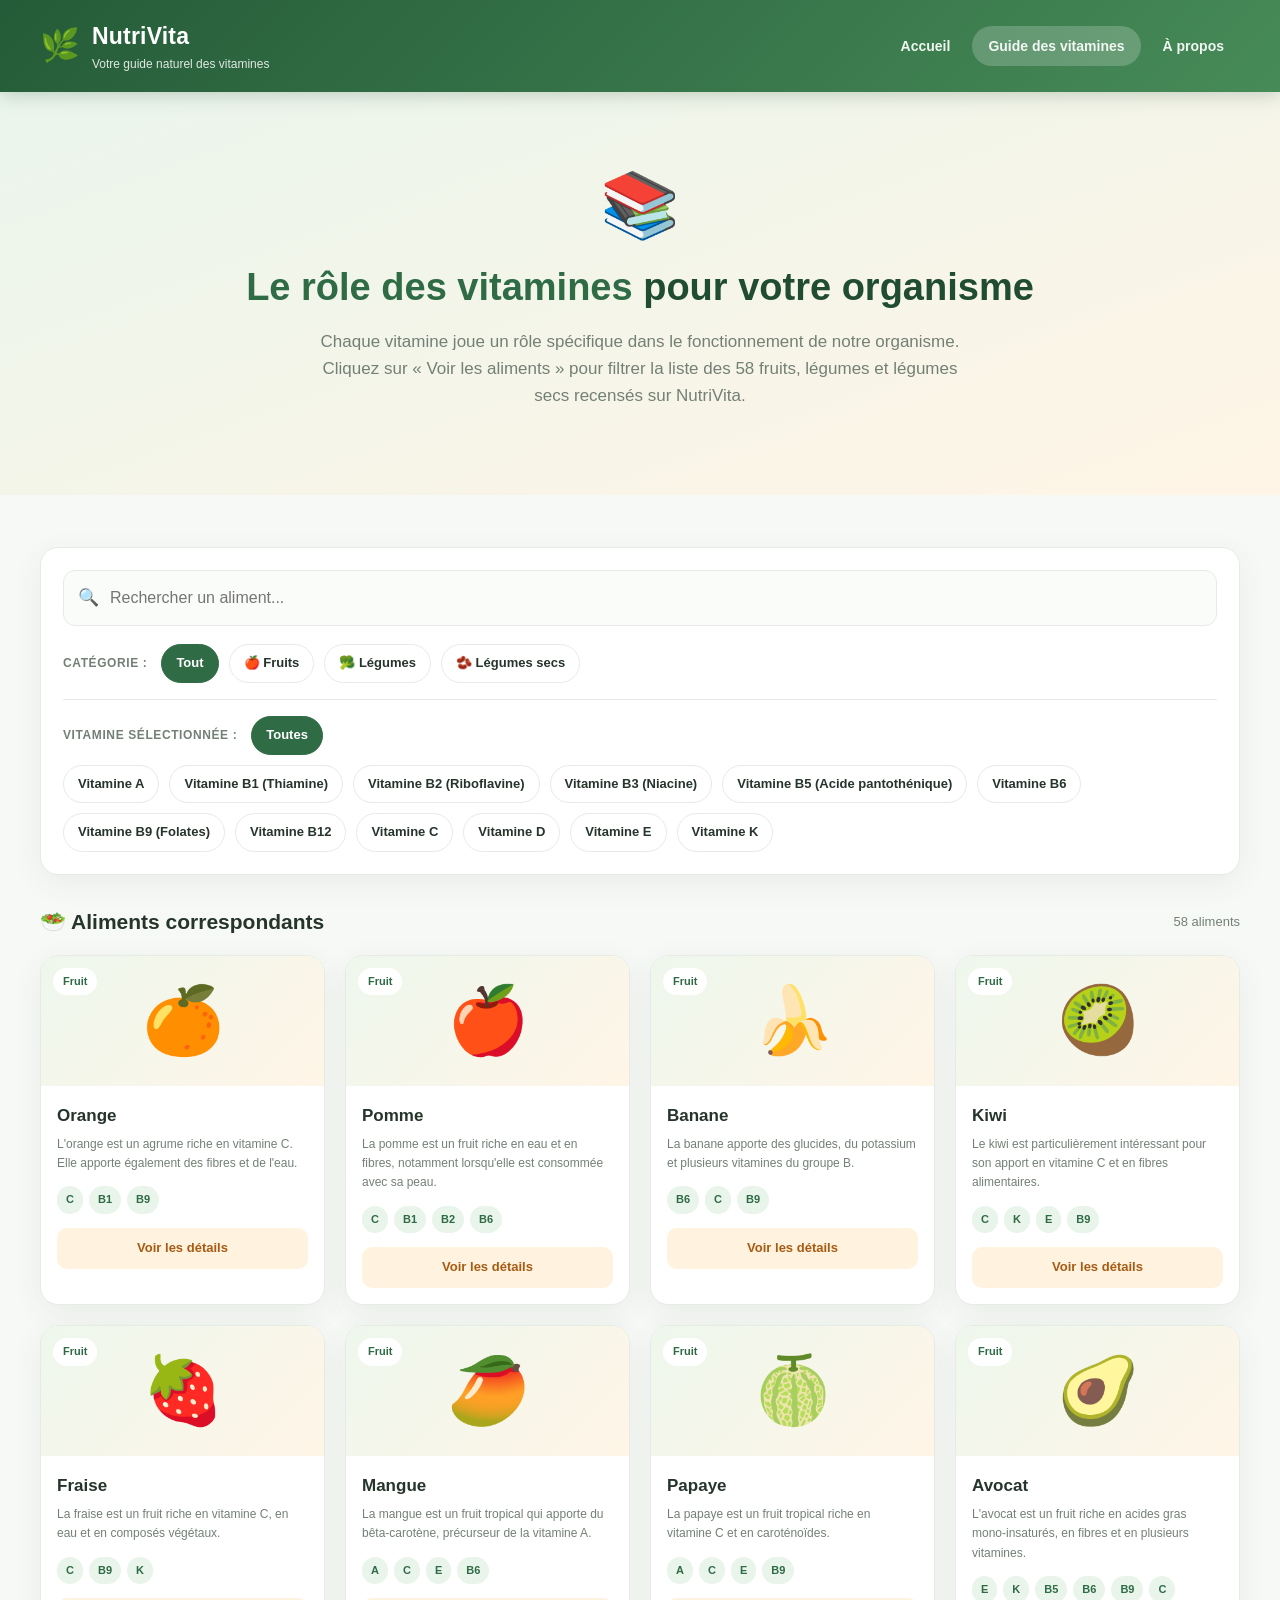
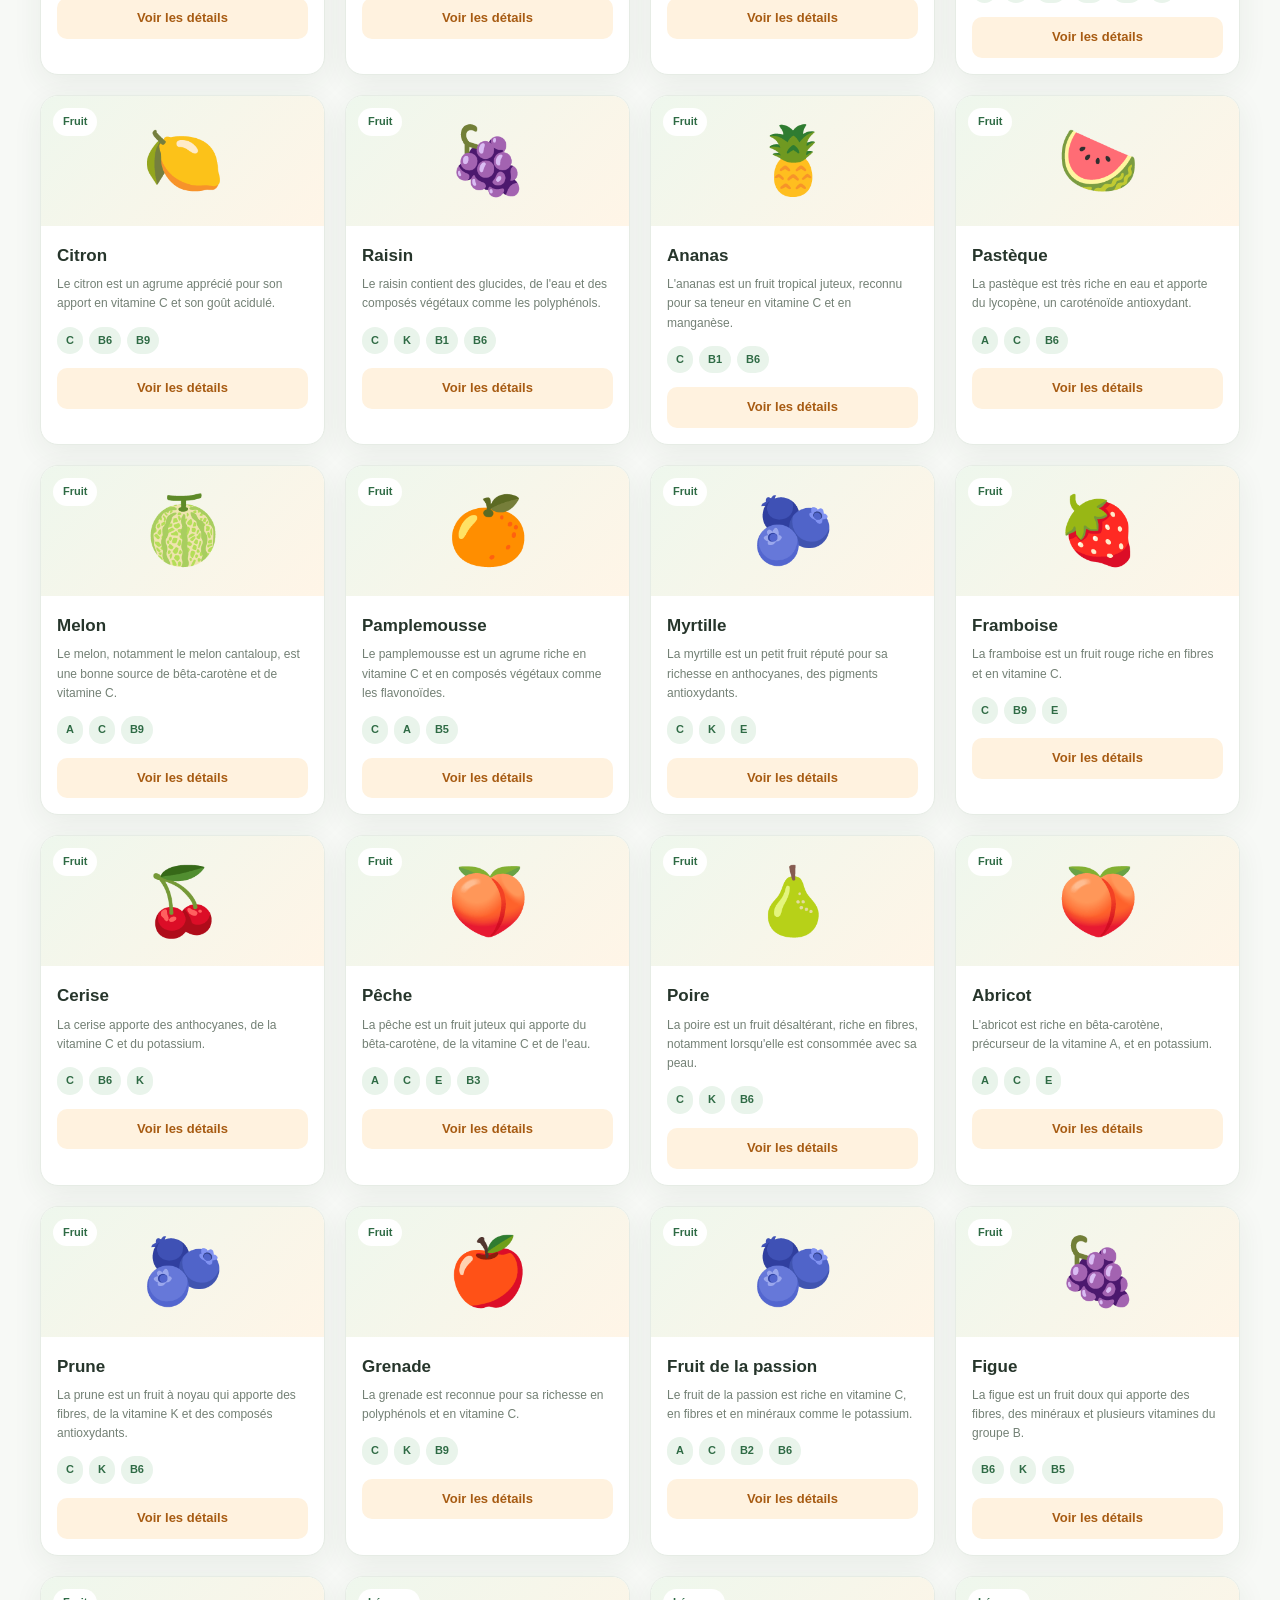
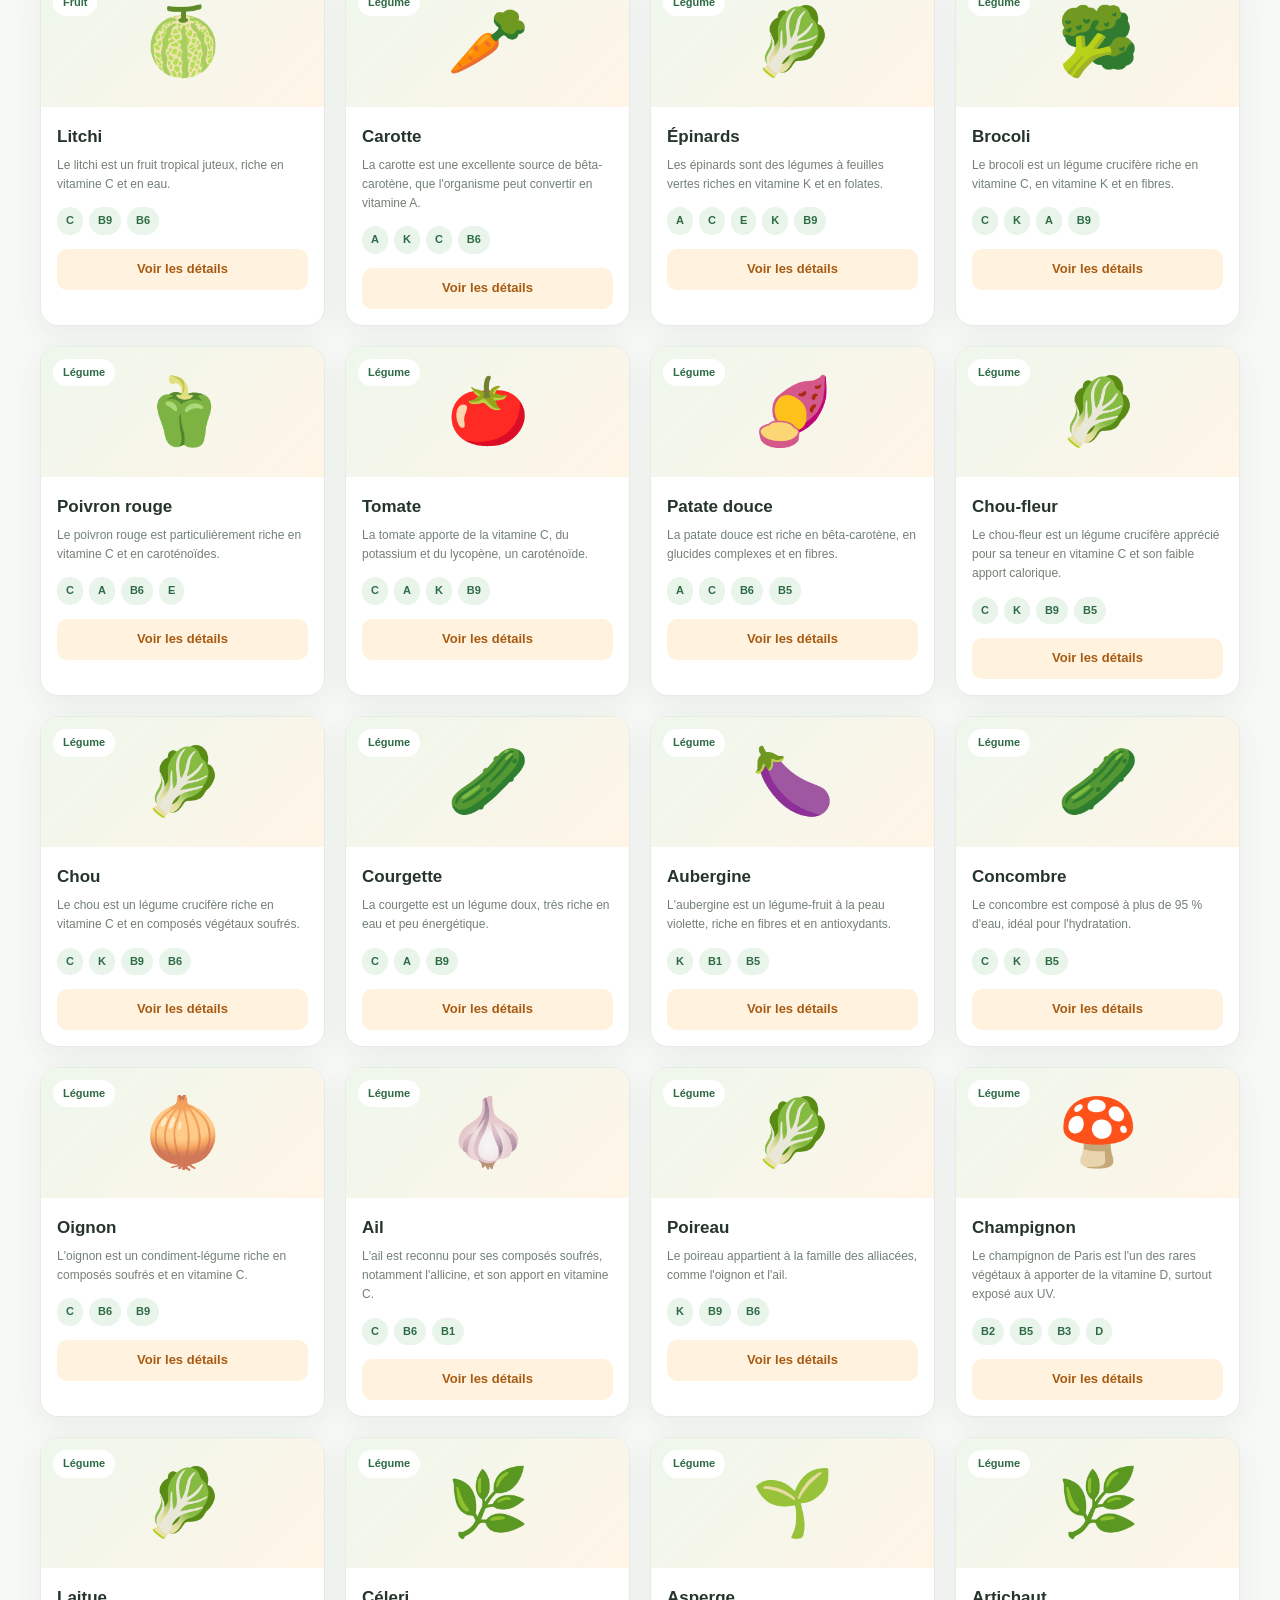
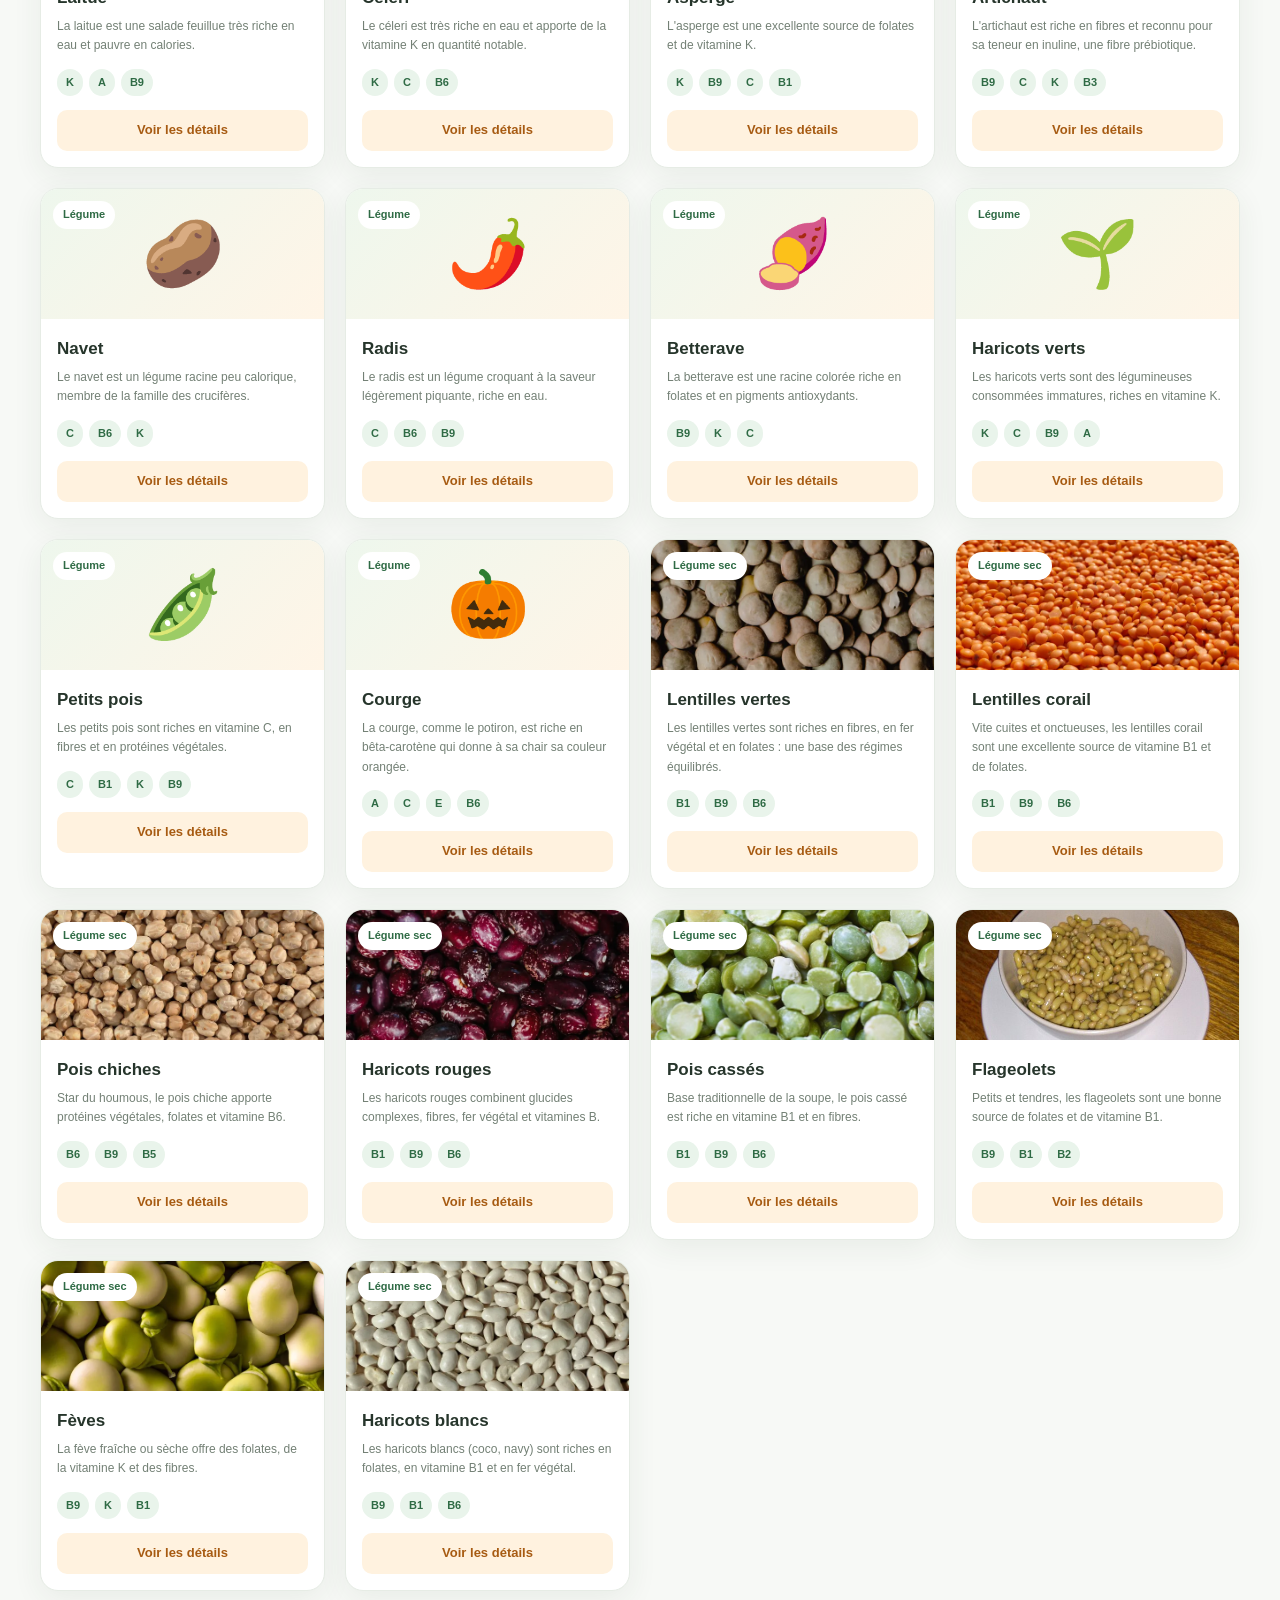
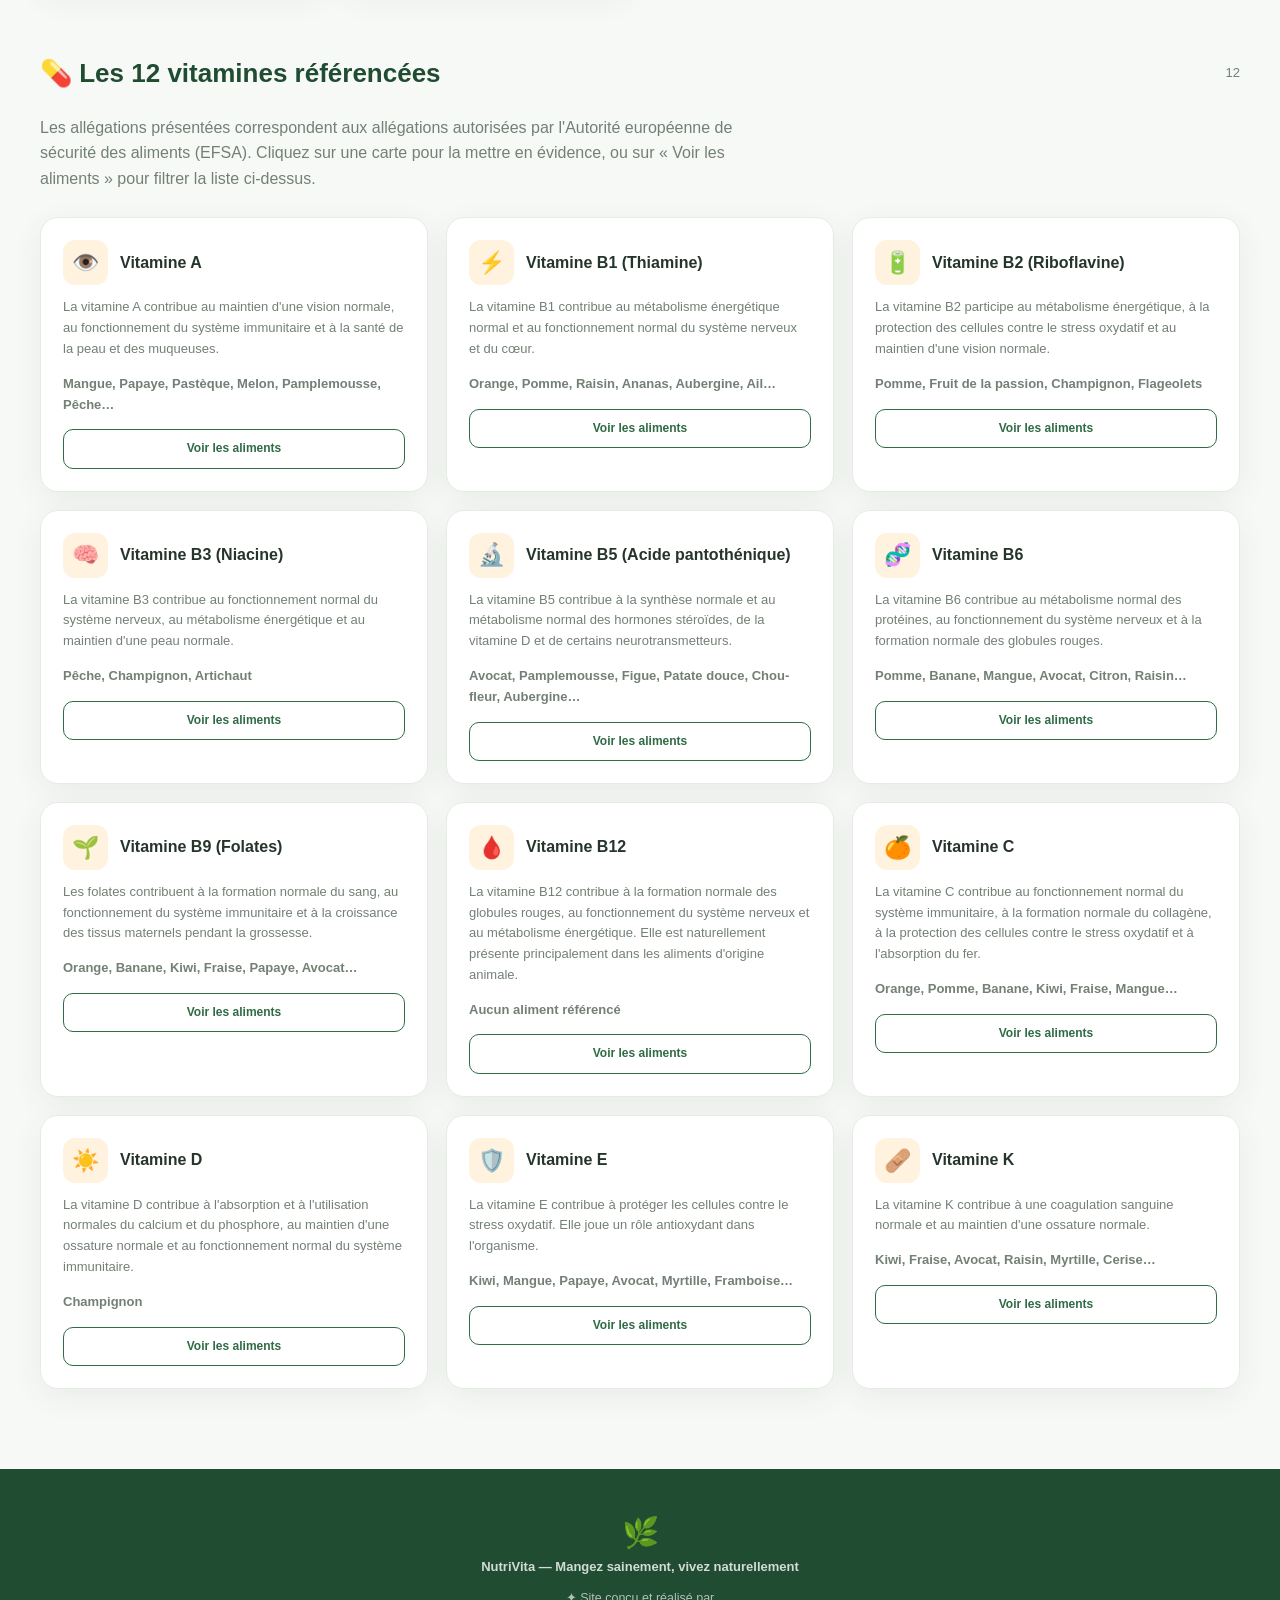
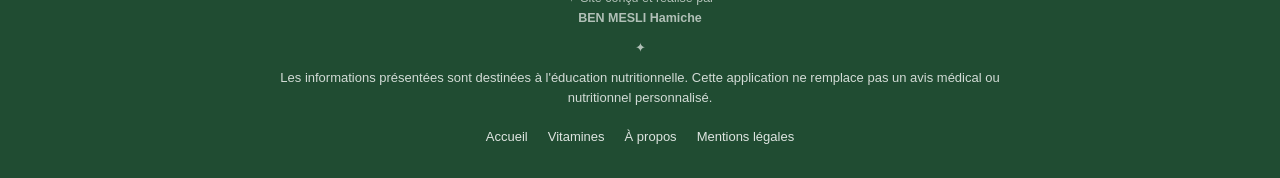
<file: vitamines.html>
﻿<!DOCTYPE html>
<html lang="fr">

<head>
    <meta charset="UTF-8">
    <meta name="viewport" content="width=device-width, initial-scale=1.0">

    <title>Guide des vitamines — NutriVita</title>

    <meta name="description"
          content="Guide des vitamines A, B1, B2, B3, B5, B6, B9, B12, C, D, E et K : leurs rôles pour la santé et les 50 fruits et légumes qui en contiennent.">

    <link rel="canonical" href="https://hamiche0808.github.io/nutrivita/vitamines.html">

    <meta property="og:type" content="website">
    <meta property="og:site_name" content="NutriVita">
    <meta property="og:title" content="Guide des vitamines — NutriVita">
    <meta property="og:description"
          content="Vitamines A, B, C, D, E, K : rôles, bienfaits et aliments qui en contiennent.">
    <meta property="og:image" content="https://hamiche0808.github.io/nutrivita/assets/og-image.jpg">
    <meta property="og:url" content="https://hamiche0808.github.io/nutrivita/vitamines.html">
    <meta property="og:locale" content="fr_FR">

    <meta name="twitter:card" content="summary_large_image">
    <meta name="twitter:title" content="Guide des vitamines — NutriVita">
    <meta name="twitter:description"
          content="Vitamines A, B, C, D, E, K : rôles, bienfaits et aliments qui en contiennent.">
    <meta name="twitter:image" content="https://hamiche0808.github.io/nutrivita/assets/og-image.jpg">

    <link rel="icon" type="image/svg+xml" href="assets/favicon.svg">
    <meta name="theme-color" content="#2f6b45">

    <link rel="stylesheet" href="css/style.css?v=1.1.4">
    <link rel="stylesheet" href="css/associations.css?v=1.1.4">
    <script src="js/data.js?v=1.1.4"></script>
    <script src="js/data-legumes-secs.js?v=1.1.4"></script>
    <script src="js/associations.js?v=1.1.4"></script>
    <script src="js/main.js?v=1.1.4" defer></script>
</head>

<body>

    <!-- NAVIGATION -->

    <header class="site-header">

        <div class="nav-content">

            <a class="brand" href="index.html">

                <span class="brand-icon">🌿</span>

                <div>

                    <h1>NutriVita</h1>

                    <p>Votre guide naturel des vitamines</p>

                </div>

            </a>

            <nav class="site-nav" aria-label="Navigation principale">

                <a href="index.html">Accueil</a>

                <a class="current" href="vitamines.html">Guide des vitamines</a>

                <a href="a-propos.html">À propos</a>

            </nav>

        </div>

    </header>


    <!-- HERO -->

    <section class="hero">

        <div class="container">

            <span class="hero-emoji">📚</span>

            <h2>
                <span class="highlight">Le rôle des vitamines</span>
                pour votre organisme
            </h2>

            <p>
                Chaque vitamine joue un rôle spécifique dans le fonctionnement
                de notre organisme. Cliquez sur « Voir les aliments » pour
                filtrer la liste des 58 fruits, légumes et légumes secs
                recensés sur NutriVita.
            </p>

        </div>

    </section>


    <!-- ALIMENTS (filtrable) -->

    <section class="section container" id="explorer">

        <div class="filters">

            <div class="search-box">

                <span class="search-icon">🔍</span>

                <input
                    type="search"
                    id="searchInput"
                    placeholder="Rechercher un aliment..."
                    aria-label="Rechercher un aliment"
                >

            </div>


            <div class="filter-row">

                <span class="filter-label">
                    CATÉGORIE :
                </span>

                <button class="filter-btn active" data-category="Tous">
                    Tout
                </button>

                <button class="filter-btn" data-category="Fruit">
                    🍎 Fruits
                </button>

                <button class="filter-btn" data-category="Légume">
                    🥦 Légumes
                </button>

                <button class="filter-btn" data-category="Légume sec">
                    🫘 Légumes secs
                </button>

            </div>


            <div class="filter-row vitamin-filters">

                <span class="filter-label">
                    VITAMINE SÉLECTIONNÉE :
                </span>

                <button class="filter-btn active" data-vitamin="Toutes">
                    Toutes
                </button>

                <div id="vitaminFilterButtons" class="filter-row"></div>

            </div>

        </div>


        <div class="results-bar">

            <h2>🥗 Aliments correspondants</h2>

            <span class="result-count" id="resultCount">58 aliments</span>

        </div>


        <div class="food-grid" id="foodGrid"></div>


        <div class="empty-state" id="emptyState">

            <div class="emoji">🥕</div>

            <h3>Aucun aliment trouvé</h3>

            <p>
                Essaie une autre recherche ou modifie tes filtres.
            </p>

        </div>

    </section>


    <!-- GUIDE COMPLET -->

    <section
        class="section container"
        id="vitaminGuideSection"
    >

        <div class="section-heading">

            <h2>💊 Les 12 vitamines référencées</h2>

            <span
                class="result-count"
                id="totalVitamins"
            >
                12
            </span>

        </div>

        <p class="section-sub">
            Les allégations présentées correspondent aux allégations
            autorisées par l'Autorité européenne de sécurité des aliments
            (EFSA). Cliquez sur une carte pour la mettre en évidence,
            ou sur « Voir les aliments » pour filtrer la liste ci-dessus.
        </p>

        <div class="vitamin-grid" id="vitaminGrid"></div>

    </section>


    <!-- FOOTER -->

    <footer class="site-footer">

        <span class="brand-icon">🌿</span>

        <p>
            <strong>
                NutriVita — Mangez sainement, vivez naturellement
            </strong>
        </p>

        <p style="opacity: 0.65; font-size: 12.5px; margin-bottom: 10px;">
            ✦ Site conçu et réalisé par
            <strong style="opacity: 1;">BEN MESLI Hamiche</strong> ✦
        </p>

        <p>
            Les informations présentées sont destinées à l'éducation
            nutritionnelle. Cette application ne remplace pas un avis
            médical ou nutritionnel personnalisé.
        </p>

        <nav class="footer-nav">

            <a href="index.html">Accueil</a>

            <a href="vitamines.html">Vitamines</a>

            <a href="a-propos.html">À propos</a>

            <a href="mentions-legales.html">Mentions légales</a>

        </nav>

    </footer>


    <!-- MODALE -->

    <div
        class="modal"
        id="foodModal"
        role="dialog"
        aria-modal="true"
        aria-labelledby="modalTitle"
    >

        <div class="modal-content">

            <button
                class="modal-close"
                id="modalClose"
                aria-label="Fermer"
            >
                ×
            </button>

            <div class="modal-header">

                <span class="modal-emoji" id="modalEmoji">🍎</span>

                <h2 id="modalTitle">Aliment</h2>

            </div>

            <div class="modal-body">

                <h3>🌱 Présentation</h3>

                <p id="modalDescription"></p>


                <h3>💚 Bienfaits nutritionnels</h3>

                <ul class="benefit-list" id="modalBenefits"></ul>


                <h3 style="margin-top: 25px;">
                    💊 Vitamines principales
                </h3>

                <div class="modal-vitamin-tags" id="modalVitamins"></div>

                <div class="modal-associations" id="modalAssociations" style="display: none;"></div>

            </div>

        </div>

    </div>

</body>

</html>
</file>
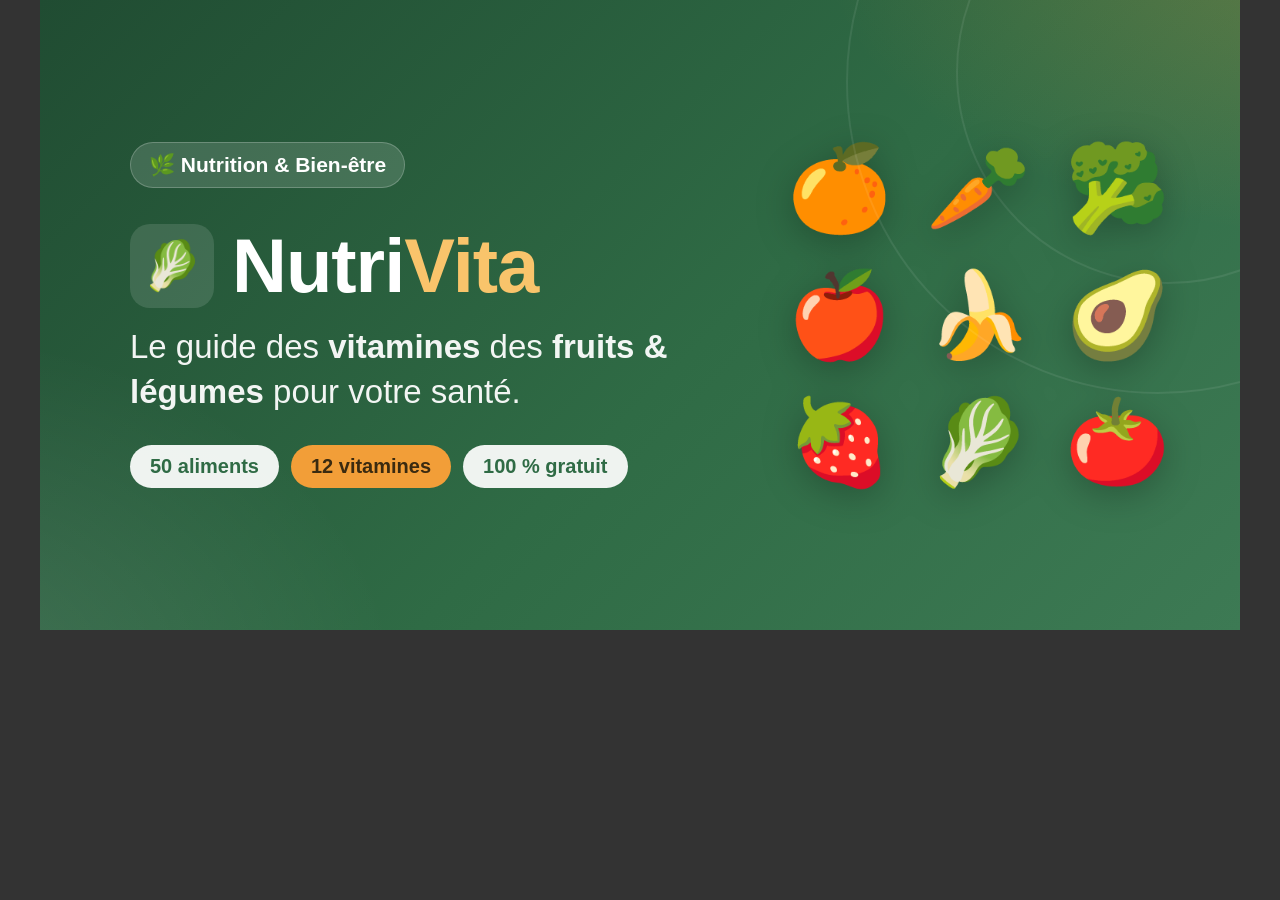
<file: assets/og-src.html>
<!DOCTYPE html>
<html lang="fr">
<head>
<meta charset="UTF-8">
<title>NutriVita OG</title>
<style>
    * { margin: 0; padding: 0; box-sizing: border-box; }

    body {
        background: #333;
        font-family: "Segoe UI", Arial, sans-serif;
        display: flex;
        justify-content: center;
        align-items: flex-start;
    }

    .og {
        width: 1200px;
        height: 630px;
        position: relative;
        overflow: hidden;

        background:
            radial-gradient(900px 500px at 110% -10%, rgba(242, 158, 56, 0.25), transparent 60%),
            radial-gradient(800px 600px at -10% 110%, rgba(255, 255, 255, 0.12), transparent 60%),
            linear-gradient(135deg, #204c32 0%, #2f6b45 55%, #3d7a54 100%);

        display: flex;
        align-items: center;
        padding: 0 90px;
        color: white;
    }

    .og::before,
    .og::after {
        content: "";
        position: absolute;
        border-radius: 50%;
        border: 2px solid rgba(255, 255, 255, 0.08);
    }

    .og::before {
        width: 420px;
        height: 420px;
        right: -140px;
        top: -140px;
    }

    .og::after {
        width: 620px;
        height: 620px;
        right: -230px;
        top: -230px;
    }

    .fruits {
        position: absolute;
        right: 70px;
        top: 50%;
        transform: translateY(-50%);

        display: grid;
        grid-template-columns: repeat(3, 1fr);
        gap: 28px 34px;

        font-size: 84px;
        filter: drop-shadow(0 8px 18px rgba(0, 0, 0, 0.25));
    }

    .fruits span {
        display: flex;
        justify-content: center;
    }

    .content {
        position: relative;
        z-index: 2;
        max-width: 640px;
    }

    .badge {
        display: inline-flex;
        align-items: center;
        gap: 10px;

        padding: 10px 18px;
        border-radius: 30px;

        background: rgba(255, 255, 255, 0.14);
        border: 1px solid rgba(255, 255, 255, 0.22);

        font-size: 21px;
        font-weight: 600;
        margin-bottom: 34px;
    }

    .brand {
        display: flex;
        align-items: center;
        gap: 18px;
        margin-bottom: 16px;
    }

    .brand-icon {
        width: 84px;
        height: 84px;
        border-radius: 20px;
        background: rgba(255, 255, 255, 0.12);
        display: flex;
        align-items: center;
        justify-content: center;
        font-size: 48px;
    }

    .brand h1 {
        font-size: 76px;
        font-weight: 800;
        letter-spacing: -1px;
    }

    .brand h1 em {
        font-style: normal;
        color: #f9c46b;
    }

    .tagline {
        font-size: 33px;
        line-height: 1.35;
        font-weight: 300;
        opacity: 0.94;
        margin-bottom: 30px;
    }

    .tagline strong {
        font-weight: 700;
    }

    .chips {
        display: flex;
        gap: 12px;
        flex-wrap: wrap;
    }

    .chip {
        padding: 10px 20px;
        border-radius: 30px;
        font-size: 20px;
        font-weight: 600;

        background: rgba(255, 255, 255, 0.92);
        color: #2f6b45;
    }

    .chip.alt {
        background: #f29e38;
        color: #3a2a10;
    }
</style>
</head>
<body>

    <div class="og">
        <div class="fruits">
            <span>🍊</span><span>🥕</span><span>🥦</span>
            <span>🍎</span><span>🍌</span><span>🥑</span>
            <span>🍓</span><span>🥬</span><span>🍅</span>
        </div>

        <div class="content">
            <div class="badge">🌿 Nutrition &amp; Bien-être</div>

            <div class="brand">
                <div class="brand-icon">🥬</div>
                <h1>Nutri<em>Vita</em></h1>
            </div>

            <p class="tagline">
                Le guide des <strong>vitamines</strong> des
                <strong>fruits &amp; légumes</strong> pour votre santé.
            </p>

            <div class="chips">
                <span class="chip">50 aliments</span>
                <span class="chip alt">12 vitamines</span>
                <span class="chip">100 % gratuit</span>
            </div>
        </div>
    </div>

</body>
</html>
</file>
<file: css/style.css>
/* =========================================================
   NutriVita — Feuille de style partagée
   Site vitrine : accueil, vitamines, à propos, mentions
========================================================= */

:root {
    --green: #2f6b45;
    --green-dark: #204c32;
    --green-light: #e9f4eb;

    --orange: #f29e38;
    --orange-light: #fff2df;

    --background: #f7f9f6;
    --white: #ffffff;

    --text: #26352b;
    --text-light: #738075;

    --border: #e6ece5;

    --shadow: 0 8px 30px rgba(37, 76, 49, 0.07);

    --radius: 18px;

    --max-width: 1200px;
}

* {
    box-sizing: border-box;
    margin: 0;
    padding: 0;
}

html {
    scroll-behavior: smooth;
}

body {
    font-family: "Segoe UI", Arial, sans-serif;
    background: var(--background);
    color: var(--text);
    line-height: 1.6;
}

button,
input,
select {
    font: inherit;
}

button {
    cursor: pointer;
}

a {
    color: var(--green);
}

img,
svg {
    max-width: 100%;
}

.container {
    max-width: var(--max-width);
    margin: 0 auto;
    padding: 0 20px;
}

/* =========================================
   NAVIGATION
========================================= */

.site-header {
    background: linear-gradient(135deg, #245b38, #478b58);
    color: white;
    padding: 18px 20px;
    position: sticky;
    top: 0;
    z-index: 500;
    box-shadow: 0 2px 18px rgba(32, 76, 50, 0.25);
}

.nav-content {
    max-width: var(--max-width);
    margin: auto;
    display: flex;
    align-items: center;
    justify-content: space-between;
    gap: 18px;
}

.brand {
    display: flex;
    align-items: center;
    gap: 12px;
    text-decoration: none;
    color: white;
}

.brand-icon {
    font-size: 32px;
}

.brand h1 {
    font-size: 23px;
    font-weight: 800;
    letter-spacing: 0.2px;
}

.brand p {
    font-size: 12px;
    opacity: 0.85;
}

.site-nav {
    display: flex;
    gap: 6px;
    flex-wrap: wrap;
}

.site-nav a {
    color: rgba(255, 255, 255, 0.92);
    text-decoration: none;
    font-size: 14px;
    font-weight: 600;
    padding: 9px 16px;
    border-radius: 30px;
    transition: background 0.2s;
}

.site-nav a:hover {
    background: rgba(255, 255, 255, 0.15);
}

.site-nav a.current {
    background: rgba(255, 255, 255, 0.2);
}

/* =========================================
   HERO / BANNIERE
========================================= */

.hero {
    background: linear-gradient(160deg, #eaf5ec 0%, #fff5e6 100%);
    padding: 62px 20px 58px;
    text-align: center;
}

.hero .container {
    max-width: 900px;
}

.hero h2 {
    font-size: 38px;
    line-height: 1.25;
    margin-bottom: 16px;
    color: var(--green-dark);
}

.hero .highlight {
    color: var(--green);
}

.hero p {
    color: var(--text-light);
    font-size: 17px;
    max-width: 640px;
    margin: 0 auto 28px;
}

.hero-actions {
    display: flex;
    justify-content: center;
    gap: 14px;
    flex-wrap: wrap;
}

.btn {
    display: inline-block;
    padding: 13px 26px;
    border-radius: 30px;
    font-weight: 700;
    font-size: 15px;
    text-decoration: none;
    border: 1px solid transparent;
    transition: 0.2s;
}

.btn-primary {
    background: var(--green);
    color: white;
}

.btn-primary:hover {
    background: var(--green-dark);
}

.btn-secondary {
    background: white;
    color: var(--green);
    border-color: var(--border);
    box-shadow: var(--shadow);
}

.btn-secondary:hover {
    border-color: var(--green);
}

.hero illustration,
.hero-emoji {
    font-size: 64px;
    display: block;
    margin-bottom: 8px;
}

/* =========================================
   STATISTIQUES
========================================= */

.stats {
    margin: -30px auto 0;
    padding: 0 20px;
    max-width: var(--max-width);
    display: grid;
    grid-template-columns: repeat(3, 1fr);
    gap: 16px;
    position: relative;
    z-index: 5;
}

.stat-card {
    background: var(--white);
    padding: 22px;
    border-radius: var(--radius);
    border: 1px solid var(--border);
    box-shadow: var(--shadow);
    text-align: center;
}

.stat-card strong {
    display: block;
    font-size: 30px;
    color: var(--green);
}

.stat-card span {
    color: var(--text-light);
    font-size: 13px;
}

/* =========================================
   SECTIONS
========================================= */

.section {
    padding: 52px 0 10px;
}

.section-heading {
    display: flex;
    justify-content: space-between;
    align-items: center;
    gap: 15px;
    margin-bottom: 20px;
    flex-wrap: wrap;
}

.section-heading h2 {
    font-size: 26px;
    color: var(--green-dark);
}

.section-sub {
    color: var(--text-light);
    max-width: 720px;
    margin-bottom: 26px;
}

/* =========================================
   BARRE DE RECHERCHE / FILTRES
========================================= */

.filters {
    background: white;
    padding: 22px;
    border-radius: var(--radius);
    border: 1px solid var(--border);
    box-shadow: var(--shadow);
    margin-bottom: 30px;
}

.search-box {
    position: relative;
    margin-bottom: 18px;
}

.search-box input {
    width: 100%;
    padding: 14px 18px 14px 46px;
    border: 1px solid var(--border);
    border-radius: 12px;
    background: #fafcf9;
    outline: none;
    transition: 0.2s;
}

.search-box input:focus {
    border-color: var(--green);
    box-shadow: 0 0 0 3px rgba(47, 107, 69, 0.1);
}

.search-icon {
    position: absolute;
    left: 15px;
    top: 50%;
    transform: translateY(-50%);
    font-size: 17px;
}

.filter-row {
    display: flex;
    flex-wrap: wrap;
    gap: 10px;
    align-items: center;
}

.filter-label {
    font-size: 12px;
    font-weight: 700;
    color: var(--text-light);
    margin-right: 4px;
    letter-spacing: 0.6px;
}

.filter-btn {
    border: 1px solid var(--border);
    background: white;
    padding: 8px 14px;
    border-radius: 30px;
    color: var(--text);
    font-size: 13px;
    font-weight: 600;
    transition: 0.2s;
}

.filter-btn:hover {
    border-color: var(--green);
    color: var(--green);
}

.filter-btn.active {
    background: var(--green);
    color: white;
    border-color: var(--green);
}

.vitamin-filters {
    margin-top: 16px;
    padding-top: 16px;
    border-top: 1px solid var(--border);
}

/* =========================================
   CARTES ALIMENTS
========================================= */

.results-bar {
    display: flex;
    justify-content: space-between;
    align-items: center;
    margin-bottom: 16px;
    gap: 12px;
    flex-wrap: wrap;
}

.results-bar h2 {
    font-size: 21px;
}

.result-count {
    color: var(--text-light);
    font-size: 13px;
}

.food-grid {
    display: grid;
    grid-template-columns: repeat(4, 1fr);
    gap: 20px;
}

.food-card {
    background: white;
    border: 1px solid var(--border);
    border-radius: var(--radius);
    overflow: hidden;
    box-shadow: var(--shadow);
    transition: transform 0.25s, box-shadow 0.25s;
    cursor: pointer;
    animation: cardIn 0.35s ease backwards;
}

@keyframes cardIn {
    from {
        opacity: 0;
        transform: translateY(10px);
    }
    to {
        opacity: 1;
        transform: translateY(0);
    }
}

.food-card:hover {
    transform: translateY(-5px);
    box-shadow: 0 14px 35px rgba(37, 76, 49, 0.13);
}

.food-visual {
    height: 130px;
    display: flex;
    align-items: center;
    justify-content: center;
    background: linear-gradient(135deg, #eef7ed, #fff5e7);
    position: relative;
}

.food-emoji {
    font-size: 66px;
    transition: transform 0.3s;
}

.food-card:hover .food-emoji {
    transform: scale(1.1) rotate(-5deg);
}

.food-category {
    position: absolute;
    top: 12px;
    left: 12px;
    padding: 5px 10px;
    background: white;
    border-radius: 20px;
    font-size: 11px;
    font-weight: 700;
    color: var(--green);
}

.food-content {
    padding: 16px;
}

.food-content h3 {
    font-size: 17px;
    margin-bottom: 6px;
}

.food-description {
    color: var(--text-light);
    font-size: 12px;
    margin-bottom: 13px;
    min-height: 36px;
}

.vitamin-tags {
    display: flex;
    flex-wrap: wrap;
    gap: 6px;
    margin-bottom: 14px;
}

.vitamin-tag {
    background: var(--green-light);
    color: var(--green);
    padding: 5px 9px;
    border-radius: 20px;
    font-size: 11px;
    font-weight: 700;
    border: none;
}

.vitamin-tag:hover {
    background: var(--green);
    color: white;
}

.food-details-btn {
    width: 100%;
    padding: 10px;
    border: none;
    border-radius: 10px;
    background: var(--orange-light);
    color: #a75b12;
    font-weight: 700;
    font-size: 13px;
    transition: 0.2s;
}

.food-details-btn:hover {
    background: var(--orange);
    color: white;
}

/* =========================================
   VIDE / AUCUN RESULTAT
========================================= */

.empty-state {
    display: none;
    text-align: center;
    padding: 55px 20px;
    background: white;
    border-radius: var(--radius);
    border: 1px solid var(--border);
}

.empty-state .emoji {
    font-size: 55px;
    margin-bottom: 12px;
}

.empty-state h3 {
    margin-bottom: 8px;
}

.empty-state p {
    color: var(--text-light);
}

/* =========================================
   GUIDE DES VITAMINES
========================================= */

.vitamin-grid {
    display: grid;
    grid-template-columns: repeat(3, 1fr);
    gap: 18px;
}

.vitamin-card {
    background: white;
    border: 1px solid var(--border);
    border-radius: var(--radius);
    padding: 22px;
    box-shadow: var(--shadow);
    transition: 0.2s;
}

.vitamin-card:hover {
    transform: translateY(-3px);
    border-color: #b8d5bc;
}

.vitamin-card-header {
    display: flex;
    align-items: center;
    gap: 12px;
    margin-bottom: 12px;
}

.vitamin-icon {
    width: 45px;
    height: 45px;
    display: flex;
    align-items: center;
    justify-content: center;
    background: var(--orange-light);
    border-radius: 12px;
    font-size: 22px;
    flex-shrink: 0;
}

.vitamin-card h3 {
    font-size: 16px;
}

.vitamin-card > p {
    font-size: 13px;
    color: var(--text-light);
    margin-bottom: 14px;
}

.vitamin-foods {
    font-size: 12px;
    color: var(--green);
    font-weight: 600;
    margin-bottom: 14px;
}

.vitamin-select-btn {
    width: 100%;
    border: 1px solid var(--green);
    background: white;
    color: var(--green);
    padding: 9px;
    border-radius: 10px;
    font-size: 12px;
    font-weight: 700;
    transition: 0.2s;
}

.vitamin-select-btn:hover,
.vitamin-card.active .vitamin-select-btn {
    background: var(--green);
    color: white;
}

/* =========================================
   MODALE
========================================= */

.modal {
    display: none;
    position: fixed;
    inset: 0;
    background: rgba(16, 32, 21, 0.65);
    z-index: 1000;
    align-items: center;
    justify-content: center;
    padding: 20px;
}

.modal.open {
    display: flex;
}

.modal-content {
    background: white;
    width: 100%;
    max-width: 550px;
    max-height: 90vh;
    overflow-y: auto;
    border-radius: 22px;
    position: relative;
    animation: modalAppear 0.25s ease;
}

@keyframes modalAppear {
    from {
        opacity: 0;
        transform: translateY(20px);
    }
    to {
        opacity: 1;
        transform: translateY(0);
    }
}

.modal-header {
    background: linear-gradient(135deg, #eaf5e9, #fff1dd);
    padding: 34px 20px;
    text-align: center;
}

.modal-emoji {
    font-size: 84px;
    display: block;
}

.modal-header h2 {
    margin-top: 10px;
    font-size: 24px;
}

.modal-body {
    padding: 25px;
}

.modal-body h3 {
    margin-bottom: 10px;
    color: var(--green);
}

.modal-body p {
    color: var(--text-light);
    font-size: 14px;
    margin-bottom: 20px;
}

.benefit-list {
    list-style: none;
}

.benefit-list li {
    padding: 10px 0;
    border-bottom: 1px solid var(--border);
    font-size: 14px;
}

.benefit-list li::before {
    content: "✓";
    color: var(--green);
    font-weight: 800;
    margin-right: 10px;
}

.modal-close {
    position: absolute;
    top: 15px;
    right: 15px;
    width: 35px;
    height: 35px;
    border: none;
    border-radius: 50%;
    background: white;
    color: var(--text);
    font-size: 22px;
    box-shadow: 0 3px 10px rgba(0, 0, 0, 0.1);
    z-index: 2;
}

.modal-close:hover {
    background: var(--green);
    color: white;
}

.modal-vitamin-tags {
    display: flex;
    flex-wrap: wrap;
    gap: 8px;
    margin-top: 15px;
}

/* =========================================
   CTA + CONTACT
========================================= */

.cta-band {
    background: white;
    border: 1px solid var(--border);
    border-radius: var(--radius);
    box-shadow: var(--shadow);
    padding: 40px 30px;
    text-align: center;
    margin: 55px 0 30px;
}

.cta-band h2 {
    color: var(--green-dark);
    margin-bottom: 10px;
}

.cta-band p {
    color: var(--text-light);
    margin-bottom: 22px;
}

.contact-list {
    list-style: none;
    margin: 20px 0 26px;
}

.contact-list li {
    padding: 9px 0;
    border-bottom: 1px solid var(--border);
    font-size: 15px;
}

.contact-list li::before {
    content: "•";
    color: var(--green);
    font-weight: 800;
    margin-right: 10px;
}

.mailto-form {
    background: white;
    border: 1px solid var(--border);
    border-radius: var(--radius);
    box-shadow: var(--shadow);
    padding: 26px;
    max-width: 560px;
}

.mailto-form label {
    display: block;
    font-size: 13px;
    font-weight: 700;
    color: var(--text-light);
    margin: 14px 0 6px;
    text-align: left;
}

.mailto-form input,
.mailto-form textarea {
    width: 100%;
    padding: 12px 14px;
    border: 1px solid var(--border);
    border-radius: 10px;
    background: #fafcf9;
    outline: none;
    font: inherit;
    transition: 0.2s;
}

.mailto-form input:focus,
.mailto-form textarea:focus {
    border-color: var(--green);
    box-shadow: 0 0 0 3px rgba(47, 107, 69, 0.1);
}

.mailto-form textarea {
    min-height: 120px;
    resize: vertical;
}

/* =========================================
   CONTENU DE PAGE (à propos / mentions)
========================================= */

.page-content {
    background: white;
    border: 1px solid var(--border);
    border-radius: var(--radius);
    box-shadow: var(--shadow);
    padding: 36px;
    margin-bottom: 30px;
}

.page-content h2 {
    color: var(--green-dark);
    font-size: 22px;
    margin: 28px 0 12px;
}

.page-content h2:first-child {
    margin-top: 0;
}

.page-content p,
.page-content li {
    color: var(--text-light);
    font-size: 14.5px;
}

.page-content ul {
    padding-left: 22px;
}

.page-content li {
    margin-bottom: 8px;
}

/* =========================================
   FOOTER
========================================= */

.site-footer {
    margin-top: 70px;
    background: var(--green-dark);
    color: white;
    padding: 40px 20px 30px;
    text-align: center;
}

.site-footer .brand-icon {
    font-size: 30px;
    margin-bottom: 8px;
}

.site-footer strong {
    display: block;
    margin-bottom: 10px;
}

.site-footer p {
    font-size: 13px;
    opacity: 0.8;
    max-width: 760px;
    margin: 0 auto 6px;
}

.site-footer a {
    color: #f9c46b;
    text-decoration: none;
}

.footer-nav {
    margin-top: 18px;
    display: flex;
    justify-content: center;
    gap: 20px;
    flex-wrap: wrap;
    font-size: 13px;
}

.footer-nav a {
    color: rgba(255, 255, 255, 0.85);
    text-decoration: none;
}

.footer-nav a:hover {
    color: #f9c46b;
}

/* =========================================
   RESPONSIVE
========================================= */

@media (max-width: 1000px) {
    .food-grid {
        grid-template-columns: repeat(3, 1fr);
    }

    .vitamin-grid {
        grid-template-columns: repeat(2, 1fr);
    }
}

@media (max-width: 700px) {
    .nav-content {
        flex-direction: column;
        align-items: flex-start;
    }

    .hero h2 {
        font-size: 27px;
    }

    .hero p {
        font-size: 15px;
    }

    .stats {
        grid-template-columns: repeat(3, 1fr);
        gap: 8px;
    }

    .stat-card {
        padding: 14px 10px;
    }

    .stat-card strong {
        font-size: 21px;
    }

    .stat-card span {
        font-size: 10.5px;
    }

    .food-grid {
        grid-template-columns: repeat(2, 1fr);
        gap: 12px;
    }

    .food-visual {
        height: 108px;
    }

    .food-emoji {
        font-size: 54px;
    }

    .food-content {
        padding: 12px;
    }

    .food-content h3 {
        font-size: 15px;
    }

    .vitamin-grid {
        grid-template-columns: 1fr;
    }

    .section-heading h2 {
        font-size: 20px;
    }

    .page-content {
        padding: 24px;
    }
}

@media (max-width: 380px) {
    .food-grid {
        grid-template-columns: 1fr;
    }

    .stats {
        grid-template-columns: 1fr;
    }
}

/* =========================================
   Photos legumes secs (v1.1.4)
========================================= */

/* Les photos couvrent toute la zone visuelle de la carte */
.food-img {
    position: absolute;
    inset: 0;
    width: 100%;
    height: 100%;
    object-fit: cover;
    transition: transform 0.35s ease;
}

.food-card:hover .food-img {
    transform: scale(1.06);
}

/* Le badge de categorie reste visible au-dessus de la photo */
.food-visual .food-category {
    z-index: 2;
}

/* Photo large et propre dans la modale */
.modal-emoji-photo {
    width: 300px;
    max-width: 90%;
    height: 190px;
    object-fit: cover;
    border-radius: 14px;
    display: inline-block;
    box-shadow: 0 10px 26px rgba(37, 76, 49, 0.18);
}
</file>
<file: css/associations.css>
/* =========================================================
   NutriVita v1.1 — Guide des associations
   ✅ Synergies (vert) / ⚠️ Incompatibilités (rouge)
========================================================= */

.assoc-intro {
    color: var(--text-light);
    max-width: 760px;
    margin-bottom: 22px;
}

.assoc-block-title {
    display: flex;
    align-items: center;
    gap: 10px;
    margin: 30px 0 6px;
}

.assoc-block-title h3 {
    font-size: 19px;
    color: var(--green-dark);
}

.assoc-block-title.warn h3 {
    color: #8f3b3b;
}

.assoc-block-sub {
    color: var(--text-light);
    font-size: 13.5px;
    margin-bottom: 16px;
}

.assoc-grid {
    display: grid;
    grid-template-columns: repeat(2, 1fr);
    gap: 16px;
}

.assoc-card {
    background: white;
    border-radius: 16px;
    border: 1px solid var(--border);
    border-left: 6px solid var(--green);
    box-shadow: var(--shadow);
    padding: 18px 18px 16px;
    display: flex;
    gap: 14px;
    align-items: flex-start;
    transition: transform 0.2s, box-shadow 0.2s;
}

.assoc-card:hover {
    transform: translateY(-3px);
}

.assoc-card.good {
    border-left-color: var(--green);
    background: linear-gradient(180deg, #ffffff, #f2faf1);
}

.assoc-card.warn {
    border-left-color: #e5484d;
    background: linear-gradient(180deg, #ffffff, #fff8f6);
}

.assoc-badge {
    width: 46px;
    height: 46px;
    flex-shrink: 0;
    display: flex;
    align-items: center;
    justify-content: center;
    border-radius: 50%;
    font-size: 22px;
    font-weight: 800;
    color: white;
    background: var(--green);
}

.assoc-card.warn .assoc-badge {
    background: #e5484d;
    box-shadow: 0 0 0 6px rgba(229, 72, 77, 0.12);
    animation: pulse 2.2s infinite;
}

@keyframes pulse {
    0% { box-shadow: 0 0 0 4px rgba(229, 72, 77, 0.10); }
    50% { box-shadow: 0 0 0 9px rgba(229, 72, 77, 0.16); }
    100% { box-shadow: 0 0 0 4px rgba(229, 72, 77, 0.10); }
}

.assoc-card.good .assoc-badge {
    box-shadow: 0 0 0 6px rgba(47, 107, 69, 0.10);
}

.assoc-content {
    flex: 1;
    min-width: 0;
}

.assoc-pair {
    font-size: 15.5px;
    font-weight: 700;
    margin-bottom: 3px;
}

.assoc-card.warn .assoc-pair {
    color: #8f3b3b;
}

.assoc-why {
    color: var(--text-light);
    font-size: 13px;
    line-height: 1.55;
}

.assoc-chip {
    display: inline-block;
    margin-top: 9px;
    padding: 4px 11px;
    border-radius: 20px;
    font-size: 11px;
    font-weight: 700;
    background: var(--green-light);
    color: var(--green);
}

.assoc-card.warn .assoc-chip {
    background: #fdecec;
    color: #b3261e;
}

/* Cartes d'association dans la modale */

.modal-associations h4 {
    margin: 18px 0 6px;
    font-size: 15px;
}

.modal-association-item {
    display: flex;
    gap: 12px;
    align-items: flex-start;

    padding: 12px 14px;
    border-radius: 12px;
    margin-bottom: 8px;
    font-size: 13.5px;
    line-height: 1.5;
}

.modal-association-item.good {
    background: var(--green-light);
    color: var(--text);
}

.modal-association-item.warn {
    background: #fdefee;
    color: #7c3030;
}

.modal-association-item .icon {
    font-size: 17px;
    font-weight: 800;
}

/* Légende sous la section */

.assoc-legend {
    margin-top: 18px;
    padding: 14px 18px;
    background: white;
    border: 1px dashed var(--border);
    border-radius: 12px;
    color: var(--text-light);
    font-size: 13px;
}

/* Responsive */

@media (max-width: 900px) {
    .assoc-grid {
        grid-template-columns: 1fr;
    }
}
</file>
